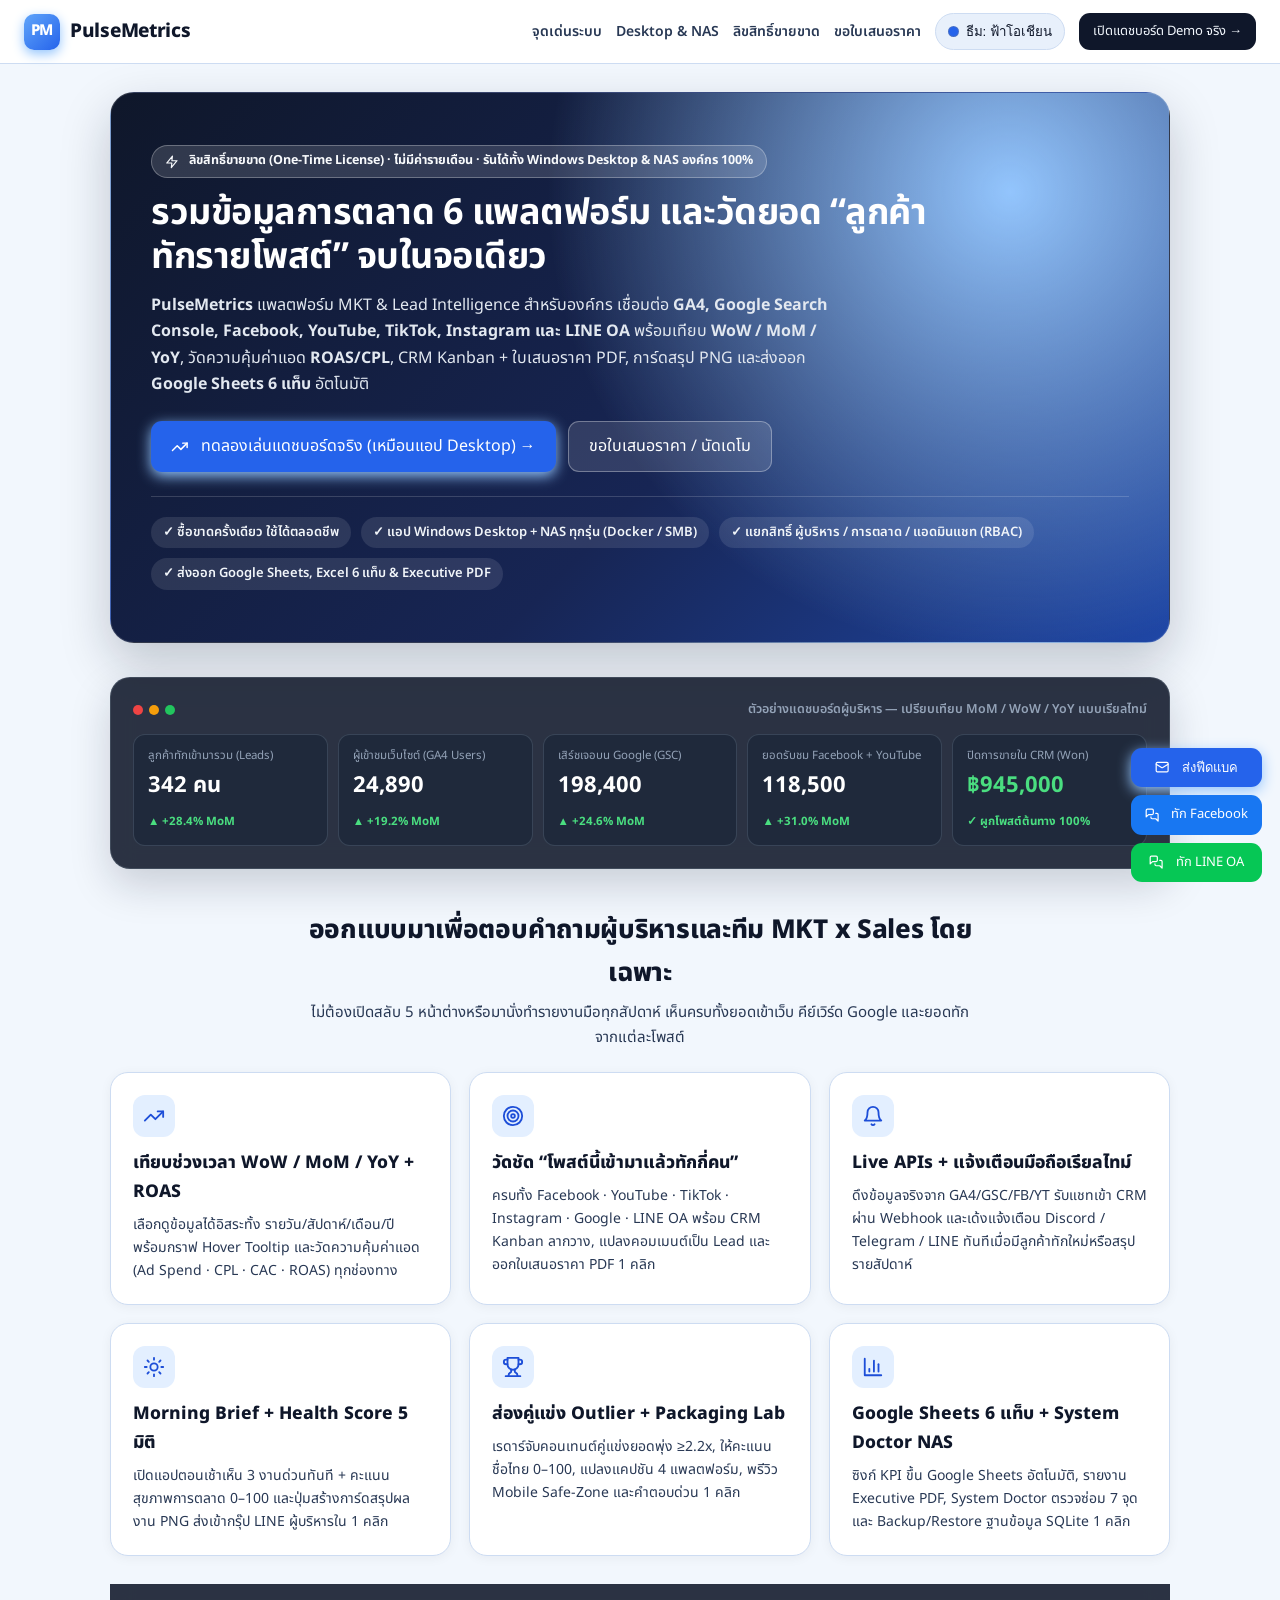
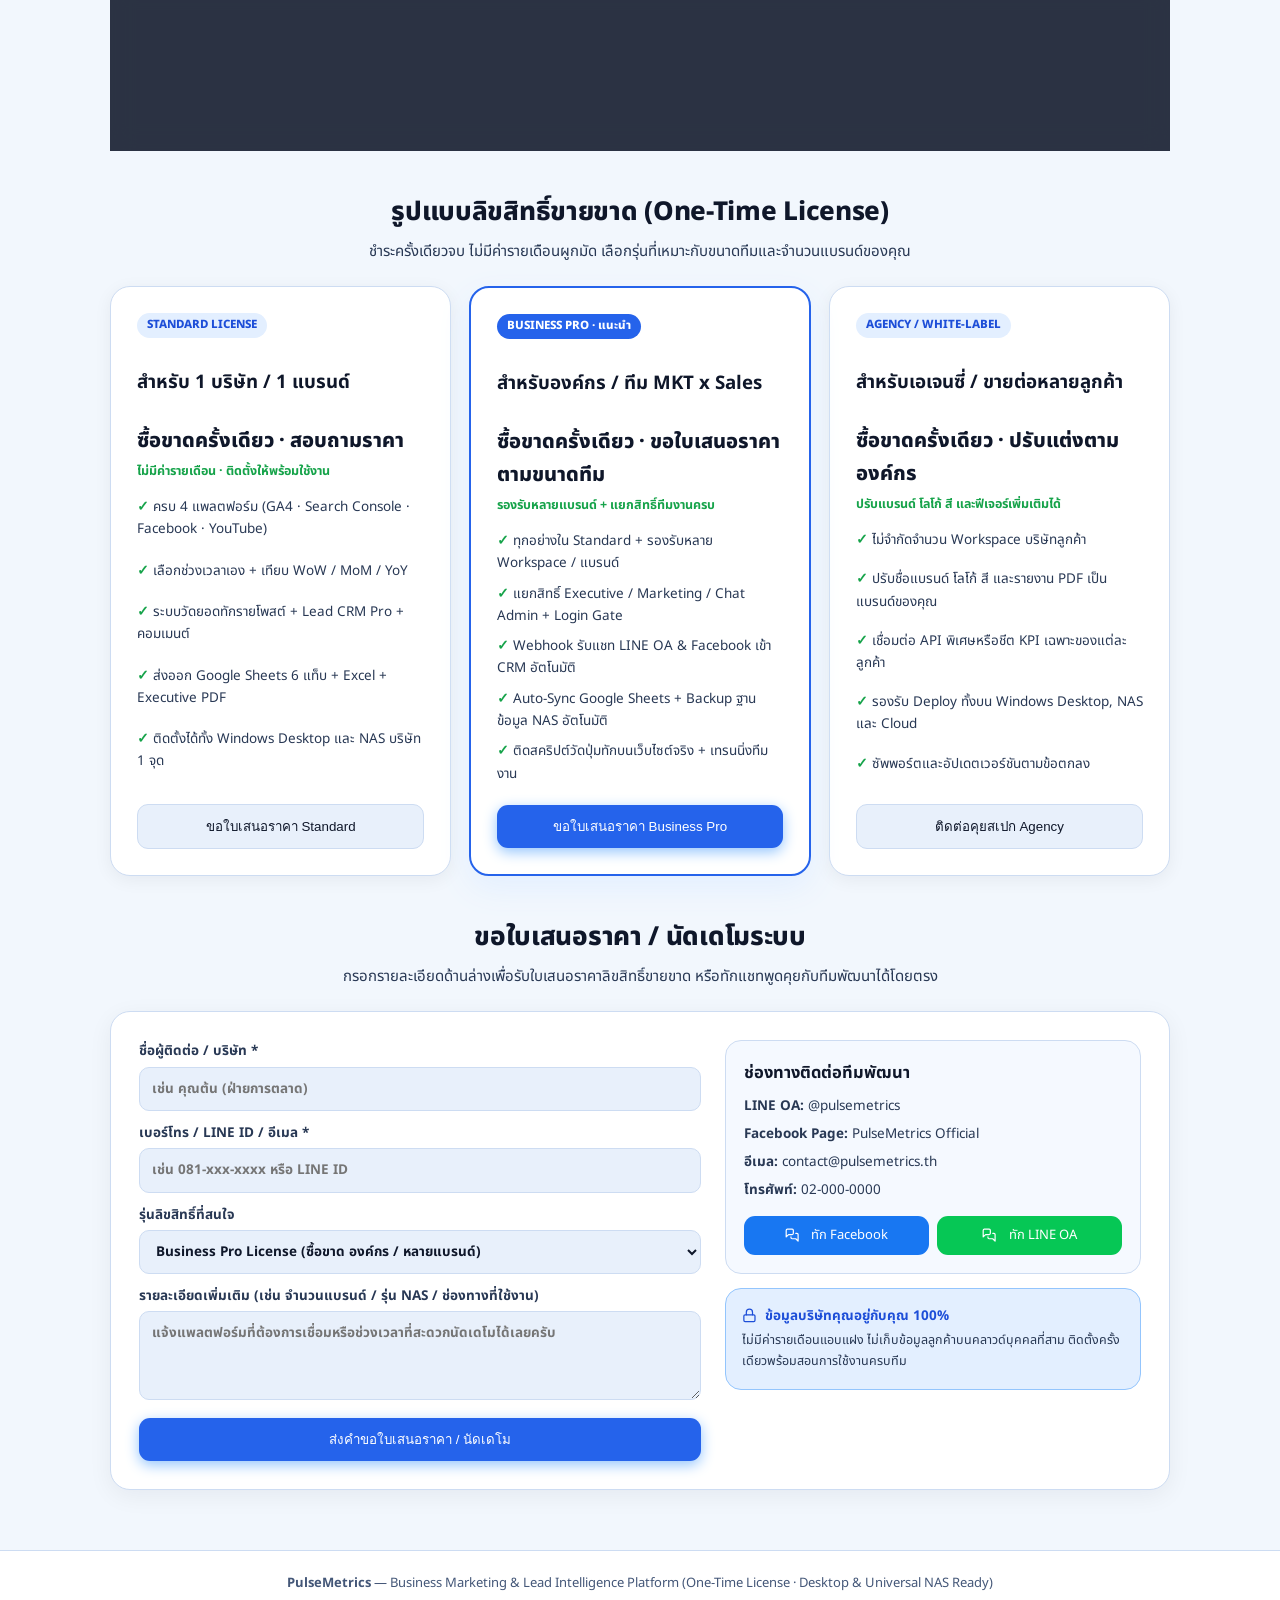
<file: index.html>
<!doctype html>
<html lang="th">
<head>
<meta charset="utf-8">
<meta name="viewport" content="width=device-width,initial-scale=1">
<title>PulseMetrics — ระบบแดชบอร์ดการตลาดและวัดยอดลูกค้าทักสำหรับองค์กร (ลิขสิทธิ์ขายขาด)</title>
<meta name="description" content="PulseMetrics แพลตฟอร์ม B2B Marketing & Lead Intelligence ลิขสิทธิ์ขายขาด รวม GA4, Google Search Console, Facebook Page, YouTube และ LINE OA ติดตั้งได้ทั้ง Windows Desktop และ NAS ทุกรุ่น">
<link href="https://fonts.googleapis.com/css2?family=IBM+Plex+Sans+Thai:wght@400;500;600;700&family=Inter:wght@500;600;700;800&family=Noto+Sans+Thai:wght@400;500;600;700;800&family=Prompt:wght@400;500;600;700&display=swap" rel="stylesheet">
<script src="./site-config.js"></script>
<script src="./theme_fx.js?v=342"></script>
<style>
:root{--font:"Noto Sans Thai","Inter","Segoe UI",sans-serif;--bg:#f2f7fd;--surf:#ffffff;--surf2:#e8f0fb;--surf3:#f5f9ff;--bd:#cddcf2;--tx:#0f172a;--tx2:#283854;--dim:#445778;--ac:#2563eb;--on-ac:#ffffff;--ac-ink:#1d4ed8;--ac-soft:#e3efff;--ac-bd:#93c5fd;--brand:#3b82f6;--brand-grad:linear-gradient(135deg,#60a5fa 0%,#2563eb 100%);--brand-tx:#ffffff}
*{box-sizing:border-box}
body{margin:0;font-family:var(--font);color:var(--tx);background:var(--bg);line-height:1.65;transition:background .2s,color .2s}
a{text-decoration:none}
.top{position:sticky;top:0;z-index:30;background:var(--surf);backdrop-filter:blur(14px);-webkit-backdrop-filter:blur(14px);border-bottom:1px solid var(--bd);padding:13px 24px;display:flex;align-items:center;justify-content:space-between;gap:14px;flex-wrap:wrap}
html[data-dark="1"] .top{background:rgba(15,18,28,.86)}
.brand{display:flex;align-items:center;gap:10px;font-weight:800;font-size:19px;color:var(--tx);letter-spacing:-.3px}
.logo{width:36px;height:36px;border-radius:10px;background:var(--brand-grad);color:var(--brand-tx);font-size:15px;font-weight:800;display:grid;place-items:center;box-shadow:0 4px 12px var(--ac-bd)}
.nav{display:flex;gap:14px;align-items:center;flex-wrap:wrap}
.nav a:not(.btn){color:var(--tx2);font-weight:600;font-size:14px} .nav a:not(.btn):hover{color:var(--ac-ink)}
.btn{display:inline-flex;align-items:center;justify-content:center;gap:8px;padding:11px 20px;border-radius:11px;border:0;font:700 14.5px inherit;cursor:pointer;transition:.15s}
.btn:hover{transform:translateY(-1px)}
.btn-p{background:var(--ac);color:var(--on-ac);box-shadow:0 4px 14px var(--ac-bd)}
.btn-d{background:var(--tx);color:var(--bg)}
html[data-dark="1"] .btn-d{background:var(--ac);color:var(--on-ac)}
.btn-o{background:rgba(255,255,255,.12);color:#fff;border:1px solid rgba(255,255,255,.32)}
.btn-l{background:var(--surf2);color:var(--tx);border:1px solid var(--bd)}
.btn-f{background:#1877f2;color:#fff} .btn-g{background:#06c755;color:#fff}
.wrap{max-width:1100px;margin:0 auto;padding:28px 20px 60px;position:relative;z-index:1}

.hero{background:radial-gradient(circle at 85% 18%,var(--ac-bd),transparent 46%),linear-gradient(135deg,#0f172a 0%,#172554 58%,var(--ac) 135%);color:#fff;border-radius:24px;padding:52px 40px;margin-bottom:34px;box-shadow:0 20px 50px rgba(15,23,42,.22);border:1px solid rgba(255,255,255,.14)}
html[data-anim="1"] .hero{background:linear-gradient(135deg,rgba(10,14,28,.82) 0%,rgba(15,23,42,.68) 65%,var(--ac-soft) 130%);backdrop-filter:blur(14px);-webkit-backdrop-filter:blur(14px);border:1px solid var(--ac-bd)}
.pill-hero{display:inline-flex;align-items:center;gap:6px;background:rgba(255,255,255,.14);border:1px solid rgba(255,255,255,.28);color:#f8fafc;font-size:12.5px;font-weight:700;padding:5px 13px;border-radius:999px;margin-bottom:14px}
.hero h1{margin:0 0 12px;font-size:36px;line-height:1.22;letter-spacing:-.5px;max-width:790px}
.hero p{color:#e2e8f0;font-size:16px;max-width:700px;margin:0 0 24px}
.hero-badges{display:flex;gap:10px;flex-wrap:wrap;margin-top:24px;padding-top:20px;border-top:1px solid rgba(255,255,255,.16);font-size:13px;color:#f1f5f9}
.hero-badges span{background:rgba(255,255,255,.10);padding:5px 12px;border-radius:999px;font-weight:600}
@media(max-width:720px){.hero{padding:32px 22px}.hero h1{font-size:26px}}

.mock{background:rgba(15,23,42,.88);backdrop-filter:blur(12px);border-radius:20px;padding:22px;color:#e2e8f0;margin-bottom:36px;border:1px solid rgba(148,163,184,.22);box-shadow:0 16px 40px rgba(15,23,42,.18)}
.mock-hd{display:flex;align-items:center;justify-content:space-between;gap:10px;margin-bottom:14px;flex-wrap:wrap}
.mock-dots{display:flex;gap:6px} .mock-dots i{width:10px;height:10px;border-radius:50%;display:block;background:#334155}
.mock-kpis{display:grid;grid-template-columns:repeat(auto-fit,minmax(175px,1fr));gap:10px}
.mock-k{background:rgba(30,41,59,.82);border:1px solid rgba(148,163,184,.22);border-radius:12px;padding:12px 14px}
.mock-k small{display:block;color:#94a3b8;font-size:11.5px}
.mock-k b{display:block;font-size:22px;color:#fff;margin:2px 0}
.mock-k span{font-size:11.5px;color:#4ade80;font-weight:700}

.sec-hd{text-align:center;max-width:680px;margin:40px auto 22px}
.sec-hd h2{margin:0 0 6px;font-size:26px;font-weight:800;letter-spacing:-.3px;color:var(--tx)}
.sec-hd p{margin:0;color:var(--tx2);font-size:15px}

.grid3{display:grid;grid-template-columns:repeat(auto-fit,minmax(290px,1fr));gap:18px;margin-bottom:28px}
.card{background:var(--surf);border:1px solid var(--bd);border-radius:18px;padding:22px;box-shadow:0 2px 12px rgba(15,23,42,.05);display:flex;flex-direction:column}
.card .ic{width:42px;height:42px;border-radius:12px;background:var(--ac-soft);color:var(--ac-ink);font-size:20px;display:grid;place-items:center;margin-bottom:12px}
.card h3{margin:0 0 6px;font-size:17.5px;font-weight:800;color:var(--tx)}
.card p{margin:0;color:var(--tx2);font-size:14px}

.lic-card{background:var(--surf);border:1px solid var(--bd);border-radius:20px;padding:26px;box-shadow:0 4px 18px rgba(15,23,42,.06);display:flex;flex-direction:column}
.lic-card.pop{border:2px solid var(--ac);box-shadow:0 12px 32px var(--ac-soft);position:relative}
.lic-tag{display:inline-block;font-size:11.5px;font-weight:800;padding:3px 10px;border-radius:999px;background:var(--ac-soft);color:var(--ac-ink);width:fit-content;margin-bottom:10px}
.lic-price{font-size:20px;font-weight:800;color:var(--tx);margin:8px 0 4px}
.lic-sub{font-size:12.5px;color:#16a34a;font-weight:700;margin-bottom:14px}
html[data-dark="1"] .lic-sub{color:#4ade80}
.lic-list{list-style:none;padding:0;margin:0 0 20px;display:grid;gap:8px;font-size:13.5px;color:var(--tx2);flex:1}
.lic-list li::before{content:"✓ ";color:#16a34a;font-weight:800}
html[data-dark="1"] .lic-list li::before{color:#4ade80}

.nas-band{background:rgba(15,23,42,.88);backdrop-filter:blur(12px);border:1px solid rgba(148,163,184,.2);color:#fff;border-radius:20px;padding:28px 32px;display:flex;align-items:center;justify-content:space-between;gap:20px;flex-wrap:wrap;margin:28px 0}
.nas-band h3{margin:0 0 6px;font-size:20px} .nas-band p{margin:0;color:#cbd5e1;font-size:14px;max-width:640px}

.form-box{background:var(--surf);border:1px solid var(--bd);border-radius:20px;padding:28px;display:grid;grid-template-columns:1.15fr .85fr;gap:24px;box-shadow:0 6px 24px rgba(15,23,42,.06)}
@media(max-width:800px){.form-box{grid-template-columns:1fr}}
.info-panel{background:var(--surf3);border:1px solid var(--bd);border-radius:16px;padding:18px;color:var(--tx)}
.info-panel .ct-list{font-size:13.5px;color:var(--tx2);display:grid;gap:6px}
.safe-panel{background:var(--ac-soft);border:1px solid var(--ac-bd);border-radius:16px;padding:16px;color:var(--tx)}
.safe-panel b{color:var(--ac-ink)}
.safe-panel div{color:var(--tx2)}
label{display:block;font-size:13.5px;font-weight:700;margin-bottom:11px;color:var(--tx2)}
input,textarea,select{width:100%;font:inherit;padding:10px 12px;border:1px solid var(--bd);border-radius:10px;margin-top:4px;background:var(--surf2);color:var(--tx)}
input:focus,textarea:focus,select:focus{outline:none;border-color:var(--ac);background:var(--surf)}

.result-box{display:none;background:rgba(22,163,74,.14);border:1px solid rgba(34,197,94,.45);color:var(--tx);border-radius:14px;padding:14px 16px;margin-top:12px;font-size:13.5px}
.foot{border-top:1px solid var(--bd);padding:22px 20px;text-align:center;color:var(--dim);font-size:13px;background:var(--surf);position:relative;z-index:1}
.float-chat{position:fixed;right:18px;bottom:18px;display:flex;flex-direction:column;gap:8px;z-index:40}
.toast{position:fixed;left:50%;bottom:24px;transform:translateX(-50%);background:#0f172a;color:#fff;padding:11px 18px;border-radius:12px;font-size:14px;font-weight:600;display:none;z-index:50;box-shadow:0 12px 30px rgba(0,0,0,.3)}
svg.ic-svg{width:1.1em;height:1.1em;vertical-align:-.18em;display:inline-block;flex:none;margin-right:4px}
.card .ic svg.ic-svg{width:22px;height:22px;margin:0}

/* 24-Theme Picker Button & Popover (Synced with PulseMetrics App & Mail) */
.sth-btn{display:inline-flex;align-items:center;gap:7px;padding:7px 12px;border-radius:999px;border:1px solid var(--bd);background:var(--surf2);color:var(--tx);font:700 12.5px inherit;cursor:pointer;transition:.15s}
.sth-btn:hover{border-color:var(--ac);background:var(--ac-soft);color:var(--ac-ink)}
.sth-dot{width:11px;height:11px;border-radius:50%;background:var(--ac);border:1.5px solid rgba(128,128,128,.35);flex:none}
#siteThPanel{position:fixed;top:66px;right:20px;z-index:85;width:min(380px,93vw);max-height:78vh;overflow-y:auto;background:var(--surf);backdrop-filter:blur(18px);-webkit-backdrop-filter:blur(18px);border:1px solid var(--bd);border-radius:16px;padding:14px 16px;box-shadow:0 18px 48px rgba(15,17,26,.28);display:none;color:var(--tx)}
#siteThPanel.open{display:block}
.sth-hd{display:flex;align-items:center;justify-content:space-between;gap:8px;margin-bottom:8px}
.sth-hd b{display:block;font-size:14.5px;color:var(--tx)} .sth-hd small{display:block;font-size:11px;color:var(--dim)}
.sth-rst{padding:3px 9px;border-radius:8px;border:1px solid var(--bd);background:var(--surf2);color:var(--tx2);font:600 11.5px inherit;cursor:pointer}
.sth-tabs{display:grid;grid-template-columns:repeat(3,minmax(0,1fr));gap:4px;padding:3px;border-radius:11px;background:var(--surf2);border:1px solid var(--bd);margin-bottom:10px}
.sth-tab{padding:6px 4px;border-radius:8px;border:0;background:transparent;color:var(--dim);font:700 11.5px/1.2 inherit;cursor:pointer;text-align:center}
.sth-tab.on{background:var(--surf);color:var(--ac-ink);box-shadow:0 1px 5px rgba(0,0,0,.12)}
.sth-grid{display:grid;grid-template-columns:minmax(0,1fr) minmax(0,1fr);gap:6px;margin-bottom:10px}
.sth-opt{display:flex;align-items:center;gap:7px;width:100%;min-width:0;padding:7px 8px;border-radius:11px;border:1px solid var(--bd);background:var(--surf3);color:var(--tx);text-align:left;font:600 12px/1.2 inherit;cursor:pointer}
.sth-opt.on{border-color:var(--ac);background:var(--ac-soft)}
.sth-opt .thsw{width:19px;height:19px;border-radius:50%;flex:none;border:1.5px solid rgba(128,128,128,.3)}
.sth-nm{min-width:0;flex:1;overflow:hidden;text-overflow:ellipsis;white-space:nowrap}
.sth-nm small{display:block;font-size:10px;font-weight:500;color:var(--dim);overflow:hidden;text-overflow:ellipsis;white-space:nowrap}
.sth-sec{font-size:11.5px;font-weight:700;color:var(--dim);margin:8px 0 5px}
.sth-dots{display:flex;align-items:center;gap:6px;flex-wrap:wrap}
.sth-cdot{width:22px;height:22px;padding:0;border-radius:50%;border:2px solid transparent;cursor:pointer}
.sth-cdot.on{border-color:var(--tx);transform:scale(1.12)}
#sth-col{width:28px;height:24px;padding:1px;border-radius:6px;margin:0;cursor:pointer}
.sth-segs{display:grid;grid-template-columns:minmax(0,1fr) minmax(0,1fr);gap:6px;margin-bottom:8px}
.sth-seg{padding:7px 8px;border-radius:9px;border:1px solid var(--bd);background:var(--surf3);color:var(--tx2);font:600 12px inherit;cursor:pointer;text-align:center}
.sth-seg.on{background:var(--ac-soft);border-color:var(--ac);color:var(--ac-ink)}
.sth-note{font-size:12px;color:var(--dim);background:var(--surf2);border:1px solid var(--bd);border-radius:10px;padding:9px 11px;margin-top:6px}
.sth-ft{display:flex;gap:7px;margin-top:10px;padding-top:10px;border-top:1px solid var(--bd)}
.sth-q{flex:1;padding:7px 9px;border-radius:10px;border:1px solid var(--bd);background:var(--surf2);color:var(--tx);font:600 12px inherit;cursor:pointer}
.sth-q:hover{border-color:var(--ac-bd);color:var(--ac-ink)}
#fbModal .fb-card{width:min(490px,95vw);background:var(--surf);color:var(--tx);border:1px solid var(--bd);border-radius:18px;padding:22px 24px;box-shadow:0 24px 60px rgba(0,0,0,.35)}
</style>
<script src="./icons.js"></script>
</head>
<body>
<canvas id="mailThemeFx" aria-hidden="true"></canvas>
<header class="top">
  <a class="brand" id="topBrand" href="#top"><span class="logo">PM</span> PulseMetrics</a>
  <nav class="nav">
    <a href="#features">จุดเด่นระบบ</a>
    <a href="#nas">Desktop &amp; NAS</a>
    <a href="#license">ลิขสิทธิ์ขายขาด</a>
    <a href="#contact">ขอใบเสนอราคา</a>
    <button type="button" class="sth-btn" id="siteThBtn" title="เปลี่ยนธีม 24 แบบ (รวม 10 ธีมอนิเมชั่น)"><span class="sth-dot"></span><span class="sth-lbl">ธีม: 24 แบบ</span></button>
    <a class="btn btn-d" id="navDemoBtn" style="padding:8px 14px;font-size:13px" href="./demo/">เปิดแดชบอร์ด Demo จริง →</a>
  </nav>
</header>
<div id="siteThPanel"></div>

<div class="wrap" id="top">
  <section class="hero">
    <div class="pill-hero"><i data-ic="zap"></i> ลิขสิทธิ์ขายขาด (One-Time License) · ไม่มีค่ารายเดือน · รันได้ทั้ง Windows Desktop &amp; NAS องค์กร 100%</div>
    <h1>รวมข้อมูลการตลาด 6 แพลตฟอร์ม และวัดยอด “ลูกค้าทักรายโพสต์” จบในจอเดียว</h1>
    <p><b id="heroBrand">PulseMetrics v3.1</b> แพลตฟอร์ม MKT &amp; Lead Intelligence สำหรับองค์กร เชื่อมต่อ <b>GA4, Google Search Console, Facebook, YouTube, TikTok, Instagram และ LINE OA</b> พร้อมเทียบ <b>WoW / MoM / YoY</b>, วัดความคุ้มค่าแอด <b>ROAS/CPL</b>, CRM Kanban + ใบเสนอราคา PDF, การ์ดสรุป PNG และส่งออก <b>Google Sheets 6 แท็บ</b> อัตโนมัติ</p>
    <div style="display:flex;gap:12px;flex-wrap:wrap">
      <a class="btn btn-p" id="heroDemoBtn" href="./demo/"><i data-ic="trend"></i> ทดลองเล่นแดชบอร์ดจริง (เหมือนแอป Desktop) →</a>
      <a class="btn btn-o" href="#contact">ขอใบเสนอราคา / นัดเดโม</a>
    </div>
    <div class="hero-badges">
      <span>✓ ซื้อขาดครั้งเดียว ใช้ได้ตลอดชีพ</span>
      <span>✓ แอป Windows Desktop + NAS ทุกรุ่น (Docker / SMB)</span>
      <span>✓ แยกสิทธิ์ ผู้บริหาร / การตลาด / แอดมินแชท (RBAC)</span>
      <span>✓ ส่งออก Google Sheets, Excel 6 แท็บ &amp; Executive PDF</span>
    </div>
  </section>

  <section class="mock">
    <div class="mock-hd">
      <div class="mock-dots"><i style="background:#ef4444"></i><i style="background:#f59e0b"></i><i style="background:#22c55e"></i></div>
      <div style="font-size:12.5px;color:#94a3b8;font-weight:600">ตัวอย่างแดชบอร์ดผู้บริหาร — เปรียบเทียบ MoM / WoW / YoY แบบเรียลไทม์</div>
    </div>
    <div class="mock-kpis">
      <div class="mock-k"><small>ลูกค้าทักเข้ามารวม (Leads)</small><b>342 คน</b><span>▲ +28.4% MoM</span></div>
      <div class="mock-k"><small>ผู้เข้าชมเว็บไซต์ (GA4 Users)</small><b>24,890</b><span>▲ +19.2% MoM</span></div>
      <div class="mock-k"><small>เสิร์ชเจอบน Google (GSC)</small><b>198,400</b><span>▲ +24.6% MoM</span></div>
      <div class="mock-k"><small>ยอดรับชม Facebook + YouTube</small><b>118,500</b><span>▲ +31.0% MoM</span></div>
      <div class="mock-k"><small>ปิดการขายใน CRM (Won)</small><b style="color:#4ade80">฿945,000</b><span>✓ ผูกโพสต์ต้นทาง 100%</span></div>
    </div>
  </section>

  <div class="sec-hd" id="features">
    <h2>ออกแบบมาเพื่อตอบคำถามผู้บริหารและทีม MKT x Sales โดยเฉพาะ</h2>
    <p>ไม่ต้องเปิดสลับ 5 หน้าต่างหรือมานั่งทำรายงานมือทุกสัปดาห์ เห็นครบทั้งยอดเข้าเว็บ คีย์เวิร์ด Google และยอดทักจากแต่ละโพสต์</p>
  </div>
  <div class="grid3">
    <div class="card"><div class="ic"><i data-ic="trend"></i></div><h3>เทียบช่วงเวลา WoW / MoM / YoY + ROAS</h3><p>เลือกดูข้อมูลได้อิสระทั้ง รายวัน/สัปดาห์/เดือน/ปี พร้อมกราฟ Hover Tooltip และวัดความคุ้มค่าแอด (Ad Spend · CPL · CAC · ROAS) ทุกช่องทาง</p></div>
    <div class="card"><div class="ic"><i data-ic="target"></i></div><h3>วัดชัด “โพสต์นี้เข้ามาแล้วทักกี่คน”</h3><p>ครบทั้ง Facebook · YouTube · TikTok · Instagram · Google · LINE OA พร้อม CRM Kanban ลากวาง, แปลงคอมเมนต์เป็น Lead และออกใบเสนอราคา PDF 1 คลิก</p></div>
    <div class="card"><div class="ic"><i data-ic="bell"></i></div><h3>Live APIs + แจ้งเตือนมือถือเรียลไทม์</h3><p>ดึงข้อมูลจริงจาก GA4/GSC/FB/YT รับแชทเข้า CRM ผ่าน Webhook และเด้งแจ้งเตือน Discord / Telegram / LINE ทันทีเมื่อมีลูกค้าทักใหม่หรือสรุปรายสัปดาห์</p></div>
    <div class="card"><div class="ic"><i data-ic="sun"></i></div><h3>Morning Brief + Health Score 5 มิติ</h3><p>เปิดแอปตอนเช้าเห็น 3 งานด่วนทันที + คะแนนสุขภาพการตลาด 0–100 และปุ่มสร้างการ์ดสรุปผลงาน PNG ส่งเข้ากรุ๊ป LINE ผู้บริหารใน 1 คลิก</p></div>
    <div class="card"><div class="ic"><i data-ic="trophy"></i></div><h3>ส่องคู่แข่ง Outlier + Packaging Lab</h3><p>เรดาร์จับคอนเทนต์คู่แข่งยอดพุ่ง ≥2.2x, ให้คะแนนชื่อไทย 0–100, แปลงแคปชัน 4 แพลตฟอร์ม, พรีวิว Mobile Safe-Zone และคำตอบด่วน 1 คลิก</p></div>
    <div class="card"><div class="ic"><i data-ic="chart"></i></div><h3>Google Sheets 6 แท็บ + System Doctor NAS</h3><p>ซิงก์ KPI ขึ้น Google Sheets อัตโนมัติ, รายงาน Executive PDF, System Doctor ตรวจซ่อม 7 จุด และ Backup/Restore ฐานข้อมูล SQLite 1 คลิก</p></div>
  </div>

  <section class="nas-band" id="nas">
    <div>
      <h3><i data-ic="server"></i> ใช้งานได้ทั้ง Windows Desktop App และ NAS องค์กรทุกรุ่น — ข้อมูลปลอดภัย 100%</h3>
      <p>ติดตั้งเป็นแอป Desktop บน Windows (เปิดดับเบิลคลิกจากหน้าจอไม่มีจอดำ Console) หรือรันบน NAS ที่มี Docker (Synology, QNAP, TrueNAS, UGREEN, Asustor) และ NAS แบบแชร์โฟลเดอร์ (SMB) ทีมงานเปิดใช้งานพร้อมกันได้ทั้งคอมและมือถือในออฟฟิศ โดยข้อมูลลูกค้าอยู่กับบริษัท 100%</p>
    </div>
    <a class="btn btn-p" href="#contact" onclick="pickEdition('สอบถามการติดตั้งบน Windows Desktop / NAS องค์กร')">ปรึกษาการติดตั้ง</a>
  </section>

  <div class="sec-hd" id="license">
    <h2>รูปแบบลิขสิทธิ์ขายขาด (One-Time License)</h2>
    <p>ชำระครั้งเดียวจบ ไม่มีค่ารายเดือนผูกมัด เลือกรุ่นที่เหมาะกับขนาดทีมและจำนวนแบรนด์ของคุณ</p>
  </div>
  <div class="grid3">
    <div class="lic-card">
      <span class="lic-tag">STANDARD LICENSE</span>
      <h3>สำหรับ 1 บริษัท / 1 แบรนด์</h3>
      <div class="lic-price">ซื้อขาดครั้งเดียว · สอบถามราคา</div>
      <div class="lic-sub">ไม่มีค่ารายเดือน · ติดตั้งให้พร้อมใช้งาน</div>
      <ul class="lic-list">
        <li>ครบ 4 แพลตฟอร์ม (GA4 · Search Console · Facebook · YouTube)</li>
        <li>เลือกช่วงเวลาเอง + เทียบ WoW / MoM / YoY</li>
        <li>ระบบวัดยอดทักรายโพสต์ + Lead CRM Pro + คอมเมนต์</li>
        <li>ส่งออก Google Sheets 6 แท็บ + Excel + Executive PDF</li>
        <li>ติดตั้งได้ทั้ง Windows Desktop และ NAS บริษัท 1 จุด</li>
      </ul>
      <button class="btn btn-l" style="width:100%" onclick="pickEdition('Standard License (ซื้อขาด 1 บริษัท)')">ขอใบเสนอราคา Standard</button>
    </div>

    <div class="lic-card pop">
      <span class="lic-tag" style="background:var(--ac);color:#fff">BUSINESS PRO · แนะนำ</span>
      <h3>สำหรับองค์กร / ทีม MKT x Sales</h3>
      <div class="lic-price">ซื้อขาดครั้งเดียว · ขอใบเสนอราคาตามขนาดทีม</div>
      <div class="lic-sub">รองรับหลายแบรนด์ + แยกสิทธิ์ทีมงานครบ</div>
      <ul class="lic-list">
        <li>ทุกอย่างใน Standard + รองรับหลาย Workspace / แบรนด์</li>
        <li>แยกสิทธิ์ Executive / Marketing / Chat Admin + Login Gate</li>
        <li>Webhook รับแชท LINE OA &amp; Facebook เข้า CRM อัตโนมัติ</li>
        <li>Auto-Sync Google Sheets + Backup ฐานข้อมูล NAS อัตโนมัติ</li>
        <li>ติดสคริปต์วัดปุ่มทักบนเว็บไซต์จริง + เทรนนิ่งทีมงาน</li>
      </ul>
      <button class="btn btn-p" style="width:100%" onclick="pickEdition('Business Pro License (ซื้อขาด องค์กร / หลายแบรนด์)')">ขอใบเสนอราคา Business Pro</button>
    </div>

    <div class="lic-card">
      <span class="lic-tag">AGENCY / WHITE-LABEL</span>
      <h3>สำหรับเอเจนซี่ / ขายต่อหลายลูกค้า</h3>
      <div class="lic-price">ซื้อขาดครั้งเดียว · ปรับแต่งตามองค์กร</div>
      <div class="lic-sub">ปรับแบรนด์ โลโก้ สี และฟีเจอร์เพิ่มเติมได้</div>
      <ul class="lic-list">
        <li>ไม่จำกัดจำนวน Workspace บริษัทลูกค้า</li>
        <li>ปรับชื่อแบรนด์ โลโก้ สี และรายงาน PDF เป็นแบรนด์ของคุณ</li>
        <li>เชื่อมต่อ API พิเศษหรือชีต KPI เฉพาะของแต่ละลูกค้า</li>
        <li>รองรับ Deploy ทั้งบน Windows Desktop, NAS และ Cloud</li>
        <li>ซัพพอร์ตและอัปเดตเวอร์ชันตามข้อตกลง</li>
      </ul>
      <button class="btn btn-l" style="width:100%" onclick="pickEdition('Agency / White-Label License (ซื้อขาด)')">ติดต่อคุยสเปก Agency</button>
    </div>
  </div>

  <div class="sec-hd" id="contact">
    <h2>ขอใบเสนอราคา / นัดเดโมระบบ</h2>
    <p>กรอกรายละเอียดด้านล่างเพื่อรับใบเสนอราคาลิขสิทธิ์ขายขาด หรือทักแชทพูดคุยกับทีมพัฒนาได้โดยตรง</p>
  </div>
  <div class="form-box">
    <div>
      <label>ชื่อผู้ติดต่อ / บริษัท *<input id="cName" placeholder="เช่น คุณต้น (ฝ่ายการตลาด)"></label>
      <label>เบอร์โทร / LINE ID / อีเมล *<input id="cContact" placeholder="เช่น 081-xxx-xxxx หรือ LINE ID"></label>
      <label>รุ่นลิขสิทธิ์ที่สนใจ
        <select id="cEdition">
          <option value="Standard License (ซื้อขาด 1 บริษัท)">Standard License (ซื้อขาด 1 บริษัท)</option>
          <option value="Business Pro License (ซื้อขาด องค์กร / หลายแบรนด์)" selected>Business Pro License (ซื้อขาด องค์กร / หลายแบรนด์)</option>
          <option value="Agency / White-Label License (ซื้อขาด)">Agency / White-Label License (ซื้อขาด)</option>
          <option value="สอบถามการติดตั้งบน Windows Desktop / NAS องค์กร">สอบถามการติดตั้งบน Windows Desktop / NAS องค์กร</option>
        </select>
      </label>
      <label>รายละเอียดเพิ่มเติม (เช่น จำนวนแบรนด์ / รุ่น NAS / ช่องทางที่ใช้งาน)<textarea id="cMsg" rows="3" placeholder="แจ้งแพลตฟอร์มที่ต้องการเชื่อมหรือช่วงเวลาที่สะดวกนัดเดโมได้เลยครับ"></textarea></label>
      <button class="btn btn-p" id="cBtn" style="width:100%" onclick="submitLead()">ส่งคำขอใบเสนอราคา / นัดเดโม</button>
      <div class="result-box" id="resBox"></div>
    </div>
    <div style="display:flex;flex-direction:column;gap:14px">
      <div class="info-panel">
        <h3 style="margin:0 0 8px;font-size:16.5px">ช่องทางติดต่อทีมพัฒนา</h3>
        <div class="ct-list">
          <div><b>LINE OA:</b> <span id="ctLine">@pulsemetrics</span></div>
          <div><b>Facebook Page:</b> <span id="ctFb">PulseMetrics Official</span></div>
          <div><b>อีเมล:</b> <span id="ctEmail">contact@pulsemetrics.th</span></div>
          <div><b>โทรศัพท์:</b> <span id="ctPhone">02-000-0000</span></div>
        </div>
        <div style="display:flex;gap:8px;margin-top:14px;flex-wrap:wrap">
          <a class="btn btn-f" id="btnFb" style="flex:1;padding:9px 12px;font-size:13px" href="https://www.facebook.com/" target="_blank"><i data-ic="chats"></i> ทัก Facebook</a>
          <a class="btn btn-g" id="btnLine" style="flex:1;padding:9px 12px;font-size:13px" href="https://line.me/" target="_blank"><i data-ic="chats"></i> ทัก LINE OA</a>
        </div>
      </div>

      <div class="safe-panel">
        <b style="font-size:13.5px;display:block;margin-bottom:4px"><i data-ic="lock"></i> ข้อมูลบริษัทคุณอยู่กับคุณ 100%</b>
        <div style="font-size:12.5px">ไม่มีค่ารายเดือนแอบแฝง ไม่เก็บข้อมูลลูกค้าบนคลาวด์บุคคลที่สาม ติดตั้งครั้งเดียวพร้อมสอนการใช้งานครบทีม</div>
      </div>
    </div>
  </div>
</div>

<footer class="foot" id="footTxt">
  <b>PulseMetrics</b> — Business Marketing &amp; Lead Intelligence Platform (One-Time License · Desktop &amp; Universal NAS Ready)
</footer>

<div class="float-chat">
  <button class="btn btn-p" style="padding:9px 14px;font-size:13px" onclick="openWebFb()"><i data-ic="mail"></i> ส่งฟีดแบค</button>
  <a class="btn btn-f" id="flFb" style="padding:9px 14px;font-size:13px" href="https://www.facebook.com/" target="_blank"><i data-ic="chats"></i> ทัก Facebook</a>
  <a class="btn btn-g" id="flLine" style="padding:9px 14px;font-size:13px" href="https://line.me/" target="_blank"><i data-ic="chats"></i> ทัก LINE OA</a>
</div>
<div id="fbModal" style="position:fixed;inset:0;background:rgba(15,23,42,.58);display:none;place-items:center;padding:18px;z-index:60" onclick="if(event.target===this)this.style.display='none'">
  <div class="fb-card">
    <div style="display:flex;justify-content:space-between;align-items:center;margin-bottom:8px">
      <b style="font-size:17px"><i data-ic="mail"></i> ส่งฟีดแบค / แนะนำจุดปรับปรุง</b>
      <button class="btn btn-l" style="padding:5px 11px;font-size:12px" onclick="document.getElementById('fbModal').style.display='none'">ปิด</button>
    </div>
    <p style="margin:0 0 12px;color:var(--tx2);font-size:13px">ลองดูหน้าเว็บแล้วชอบตรงไหน หรืออยากให้ปรับปรุงอะไร พิมพ์ส่งให้ทีมพัฒนาได้เลยครับ!</p>
    <label>ชื่อเล่น / ชื่อผู้ส่ง (ไม่บังคับ)<input id="wfName" placeholder="เช่น เพื่อน / บีม"></label>
    <label>หมวดหมู่<select id="wfCat"><option value="ux"> ดีไซน์ / ความน่าใช้</option><option value="feature"> ฟีเจอร์ที่อยากให้เพิ่ม</option><option value="bug"> แจ้งบั๊ก</option><option value="pricing"> ราคา / ลิขสิทธิ์</option></select></label>
    <label>คะแนนความชอบ<select id="wfRat"><option value="5"> (5/5 ดีมาก)</option><option value="4"> (4/5 ดี)</option><option value="3"> (3/5 พอใช้)</option><option value="2"> (2/5 ควรปรับ)</option><option value="1"> (1/5 ต้องแก้ด่วน)</option></select></label>
    <label>ข้อความฟีดแบค *<textarea id="wfMsg" rows="3" placeholder="พิมพ์ข้อเสนอแนะได้เลยครับ…"></textarea></label>
    <button class="btn btn-p" id="wfBtn" style="width:100%" onclick="sendWebFb()">ส่งฟีดแบค</button>
    <div class="result-box" id="wfRes"></div>
  </div>
</div>
<div class="toast" id="tst"></div>

<script>
const CFG = Object.assign({
  brandName: 'PulseMetrics', brandLogo: 'PM', accentColor: '#2563eb',
  lineId: '@pulsemetrics', lineUrl: 'https://line.me/', fbName: 'PulseMetrics Official',
  fbUrl: 'https://www.facebook.com/', email: 'contact@pulsemetrics.th', phone: '02-000-0000',
  apiBase: '', workspaceId: 1
}, window.PM_SITE_CONFIG || {});

const qs = new URLSearchParams(location.search);
const utm = {
  utm_source: qs.get('utm_source') || '',
  utm_medium: qs.get('utm_medium') || '',
  utm_campaign: qs.get('utm_campaign') || '',
};

(function applyConfig() {
  if (window.PM_THEME_FX && typeof window.PM_THEME_FX.mountSitePicker === 'function') {
    window.PM_THEME_FX.mountSitePicker({defaultTheme: 'ocean'});
  } else if (CFG.accentColor) {
    document.documentElement.style.setProperty('--ac', CFG.accentColor);
  }
  document.title = CFG.brandName + ' — ระบบแดชบอร์ดการตลาดและวัดยอดลูกค้าทักสำหรับองค์กร (ลิขสิทธิ์ขายขาด)';
  document.getElementById('topBrand').innerHTML = `<span class="logo">${CFG.brandLogo}</span> ${CFG.brandName}`;
  document.getElementById('heroBrand').textContent = CFG.brandName;
  document.getElementById('ctLine').textContent = CFG.lineId;
  document.getElementById('ctFb').textContent = CFG.fbName;
  document.getElementById('ctEmail').textContent = CFG.email;
  document.getElementById('ctPhone').textContent = CFG.phone;
  document.getElementById('btnLine').href = CFG.lineUrl;
  document.getElementById('flLine').href = CFG.lineUrl;
  document.getElementById('btnFb').href = CFG.fbUrl;
  document.getElementById('flFb').href = CFG.fbUrl;
  document.getElementById('footTxt').innerHTML = `<b>${CFG.brandName}</b> — ${CFG.brandTagline || 'Business Marketing & Lead Intelligence Platform'} (One-Time License · Desktop &amp; Universal NAS Ready)`;

  if (CFG.apiBase) {
    const base = CFG.apiBase.replace(/\/+$/, '');
    document.getElementById('navDemoBtn').href = base + '/';
    document.getElementById('navDemoBtn').textContent = 'เปิดแดชบอร์ด Demo →';
    document.getElementById('heroDemoBtn').href = base + '/';
    document.getElementById('heroDemoBtn').textContent = 'ทดลองเล่นแดชบอร์ดจริง (Live Demo) →';
    fetch(base + '/api/track', {
      method: 'POST', headers: { 'Content-Type': 'application/json' }, keepalive: true,
      body: JSON.stringify({
        workspace_id: CFG.workspaceId || 1, event_type: 'pageview', path: location.pathname,
        title: document.title, utm_source: utm.utm_source, utm_medium: utm.utm_medium,
        utm_campaign: utm.utm_campaign, tracking_code: utm.utm_campaign, referrer: document.referrer || ''
      })
    }).catch(() => {});
  }
})();

function showT(m) {
  const t = document.getElementById('tst');
  t.textContent = m; t.style.display = 'block';
  setTimeout(() => t.style.display = 'none', 3600);
}

function pickEdition(ed) {
  const sel = document.getElementById('cEdition');
  for (const o of sel.options) { if (o.value === ed) { sel.value = ed; break; } }
  document.getElementById('cMsg').value = 'สนใจ ' + ed + ' ขอใบเสนอราคาและรายละเอียดการติดตั้งครับ';
  document.getElementById('contact').scrollIntoView({ behavior: 'smooth' });
}

async function submitLead() {
  const name = document.getElementById('cName').value.trim();
  const contact = document.getElementById('cContact').value.trim();
  const ed = document.getElementById('cEdition').value;
  const msg = document.getElementById('cMsg').value.trim();
  if (!name || !contact) { showT('กรุณากรอกชื่อและช่องทางติดต่อก่อนครับ'); return; }

  const summary = `ขอใบเสนอราคา ${CFG.brandName}\nผู้ติดต่อ: ${name}\nช่องทางติดต่อ: ${contact}\nรุ่นที่สนใจ: ${ed}\nรายละเอียด: ${msg || '-'}${utm.utm_campaign ? '\nรหัสอ้างอิง: ' + utm.utm_campaign : ''}`;
  const b = document.getElementById('cBtn');
  b.disabled = true; b.textContent = 'กำลังส่งข้อมูล…';

  let sentToApi = false;
  if (CFG.apiBase) {
    try {
      const r = await fetch(CFG.apiBase.replace(/\/+$/, '') + '/api/track', {
        method: 'POST', headers: { 'Content-Type': 'application/json' },
        body: JSON.stringify({
          workspace_id: CFG.workspaceId || 1, event_type: 'form_submit', path: '/contact',
          utm_source: utm.utm_source, utm_medium: utm.utm_medium, utm_campaign: utm.utm_campaign,
          tracking_code: utm.utm_campaign,
          meta: { name, contact, message: `[${ed}] ${msg || 'ขอใบเสนอราคาลิขสิทธิ์ขายขาด'}` }
        })
      }).then(x => x.json());
      sentToApi = !!(r && r.ok);
    } catch (e) {}
  }

  b.disabled = false; b.textContent = 'ส่งคำขอใบเสนอราคา / นัดเดโม';
  const box = document.getElementById('resBox');
  const mailHref = `mailto:${encodeURIComponent(CFG.email)}?subject=${encodeURIComponent('ขอใบเสนอราคา ' + CFG.brandName + ' — ' + name)}&body=${encodeURIComponent(summary)}`;
  box.style.display = 'block';
  box.innerHTML = sentToApi
    ? `<b>✓ ส่งคำขอใบเสนอราคาเข้าสู่ระบบ ${CFG.brandName} CRM เรียบร้อยแล้ว!</b><div style="margin-top:6px">ทีมงานจะติดต่อกลับทาง <b>${contact}</b> โดยเร็วที่สุด หรือทักด่วนทาง LINE ได้ทันที</div>`
    : `<b>✓ เตรียมข้อความขอใบเสนอราคาเรียบร้อยแล้ว!</b>
       <div style="margin:6px 0 10px">กดปุ่มด้านล่างเพื่อส่งให้ทีมงานทางอีเมล หรือคัดลอกข้อความส่งเข้า LINE OA (${CFG.lineId}) ได้เลยครับ</div>
       <div style="display:flex;gap:8px;flex-wrap:wrap">
         <a class="btn btn-p" style="padding:8px 14px;font-size:13px" href="${mailHref}"> ส่งทางอีเมลทันที</a>
         <button class="btn btn-l" style="padding:8px 14px;font-size:13px" onclick="navigator.clipboard.writeText(${JSON.stringify(summary)});showT('คัดลอกข้อความแล้ว นำไปวางใน LINE ได้เลย ✓')"> คัดลอกข้อความ</button>
         <a class="btn btn-g" style="padding:8px 14px;font-size:13px" href="${CFG.lineUrl}" target="_blank"> เปิด LINE OA</a>
       </div>`;
  showT(sentToApi ? 'ส่งคำขอใบเสนอราคาเข้า CRM แล้ว ✓' : 'สร้างสรุปคำขอใบเสนอราคาแล้ว ✓');
  if (sentToApi) {
    document.getElementById('cName').value = '';
    document.getElementById('cContact').value = '';
    document.getElementById('cMsg').value = '';
  }
}

function openWebFb() {
  document.getElementById('wfRes').style.display = 'none';
  document.getElementById('fbModal').style.display = 'grid';
}

async function sendWebFb() {
  const msg = document.getElementById('wfMsg').value.trim();
  if (!msg) { showT('กรุณาพิมพ์ข้อความฟีดแบคก่อนส่งครับ'); return; }
  const name = document.getElementById('wfName').value.trim() || 'เพื่อน (จากหน้าเว็บ)';
  const cat = document.getElementById('wfCat').value;
  const rat = Number(document.getElementById('wfRat').value) || 5;
  const b = document.getElementById('wfBtn');
  b.disabled = true; b.textContent = 'กำลังส่งฟีดแบค…';

  let sentDirect = false;
  const targetUrl = CFG.apiBase ? (CFG.apiBase.replace(/\/+$/, '') + '/api/feedback') : (CFG.feedbackEndpoint || '');
  if (targetUrl) {
    try {
      const r = await fetch(targetUrl, {
        method: 'POST', headers: { 'Content-Type': 'application/json' },
        body: JSON.stringify({
          workspace_id: CFG.workspaceId || 1, source: 'site_web', sender_name: name,
          category: cat, rating: rat, page_ref: location.href, message: msg
        })
      }).then(x => x.json());
      sentDirect = !!(r && (r.ok || r.id));
    } catch (e) {}
  }

  b.disabled = false; b.textContent = 'ส่งฟีดแบค';
  const box = document.getElementById('wfRes');
  box.style.display = 'block';
  if (sentDirect) {
    document.getElementById('wfMsg').value = '';
    box.innerHTML = '<b>✓ ส่งฟีดแบคเด้งเข้าแอป PulseMetrics เรียบร้อยแล้ว!</b> ขอบคุณมากครับ';
    showT('ส่งฟีดแบคเข้าแอปแล้ว ✓');
    return;
  }

  const fbText = `[ฟีดแบค ${CFG.brandName}] ${rat}/5 ดาว (${cat})\nผู้ส่ง: ${name}\nหน้า: ${location.href}\nข้อความ: ${msg}`;
  const ghRepo = CFG.feedbackGithubRepo || 'mailzabaja55-tech/PulseMetrics-site';
  const ghHref = `https://github.com/${ghRepo}/issues/new?title=${encodeURIComponent('[Feedback] ' + name + ' (' + rat + '/5)')}&body=${encodeURIComponent(fbText)}`;
  box.innerHTML = `<b>✓ เตรียมฟีดแบคเรียบร้อยแล้ว!</b>
    <div style="margin:6px 0 10px">กดส่งเข้ากล่องฟีดแบคของแอป (ผ่าน GitHub) หรือคัดลอกส่งทาง LINE ได้ทันทีครับ:</div>
    <div style="display:flex;gap:8px;flex-wrap:wrap">
      <a class="btn btn-p" style="padding:8px 13px;font-size:12.5px" href="${ghHref}" target="_blank"> ส่งเข้ากล่องฟีดแบคแอป</a>
      <button class="btn btn-l" style="padding:8px 13px;font-size:12.5px" onclick="navigator.clipboard.writeText(${JSON.stringify(fbText)});showT('คัดลอกฟีดแบคแล้ว วางส่งให้เพื่อนได้เลย ✓')"> คัดลอกข้อความ</button>
      <a class="btn btn-g" style="padding:8px 13px;font-size:12.5px" href="${CFG.lineUrl}" target="_blank"> ส่งทาง LINE</a>
    </div>`;
  showT('เตรียมข้อความฟีดแบคแล้ว ✓');
}
</script>
</body>
</html>
</file>
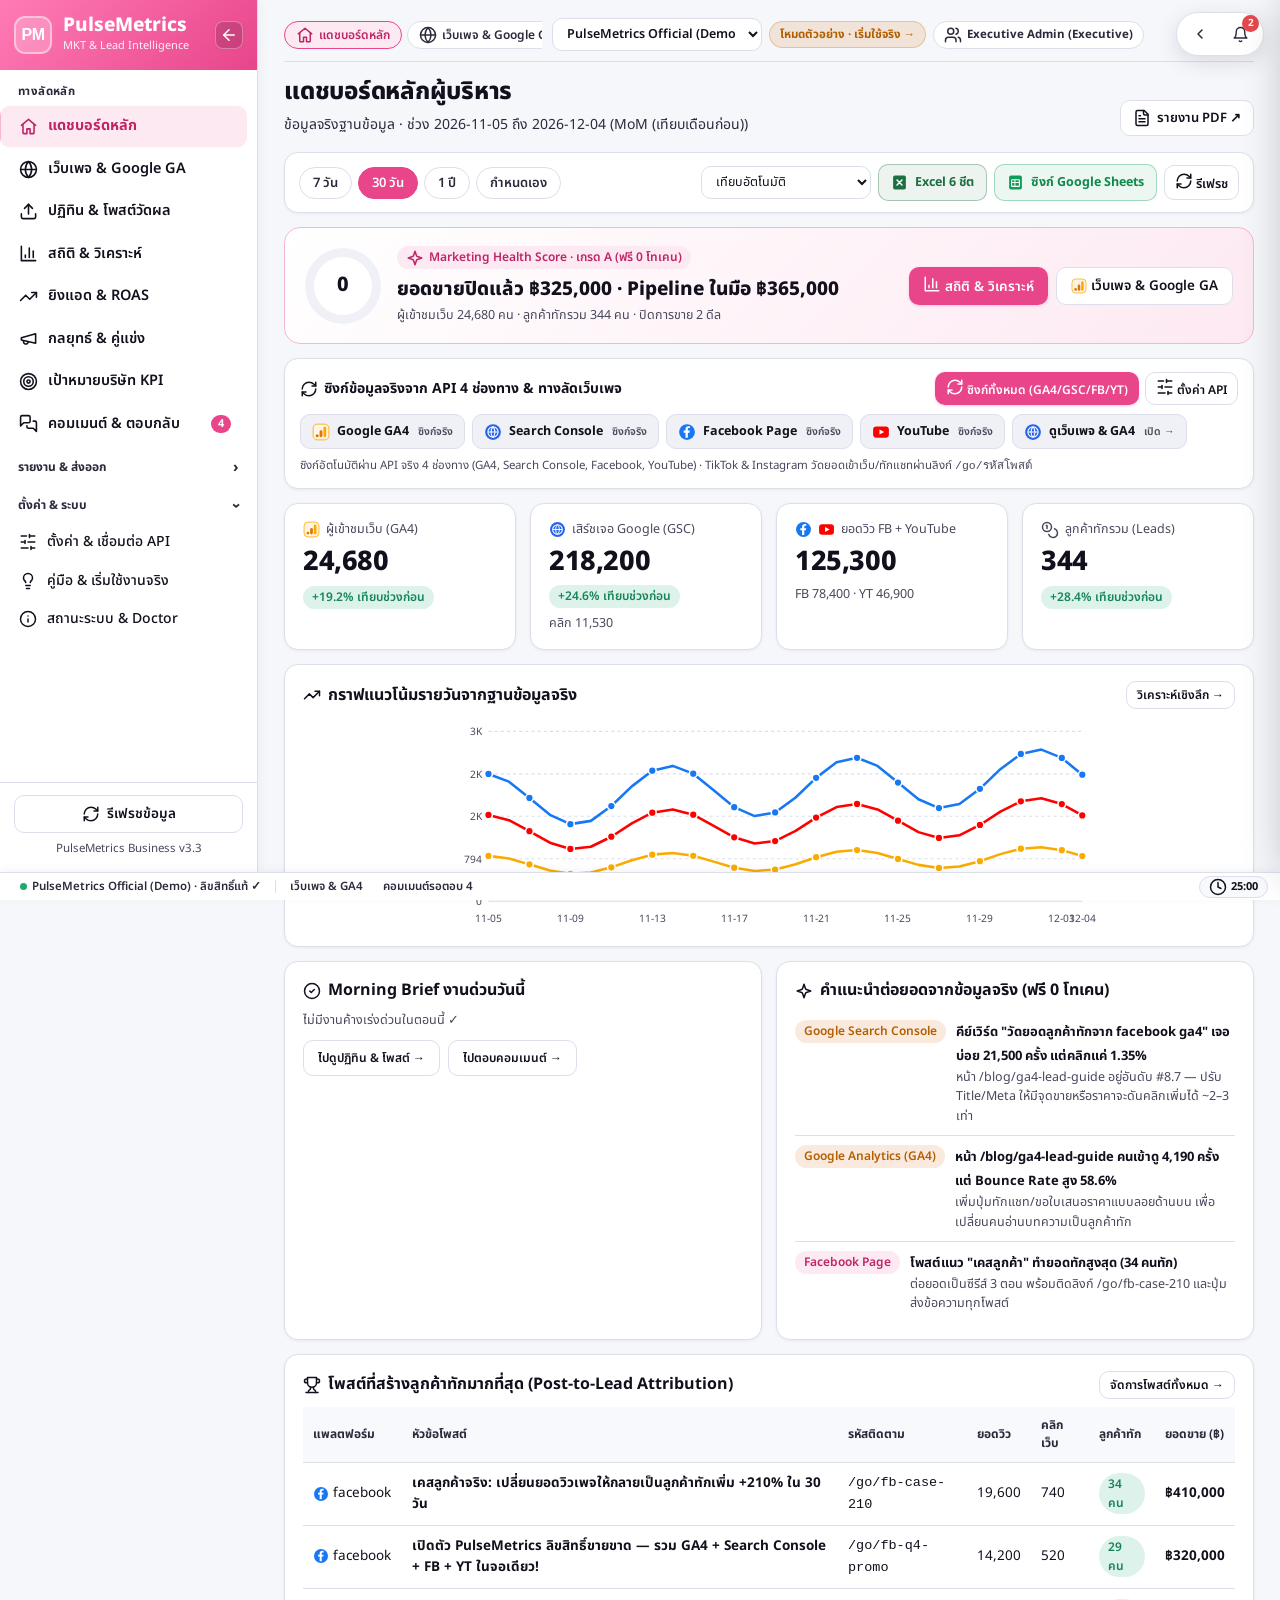
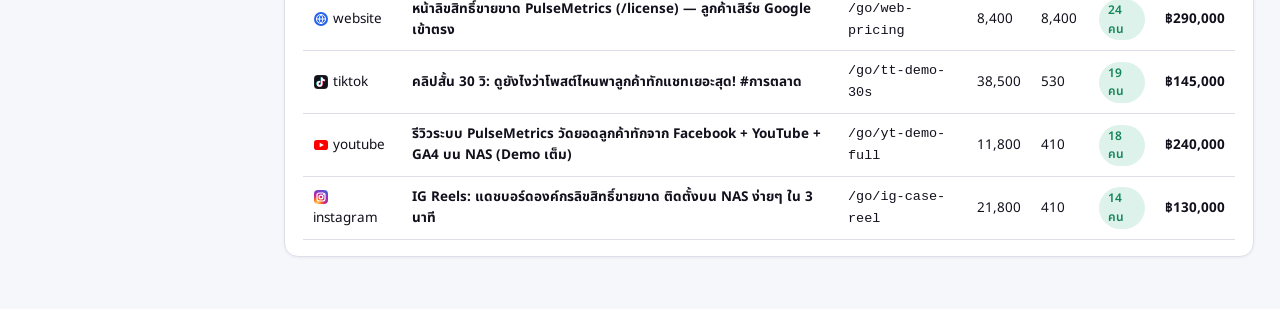
<file: demo/index.html>
<!DOCTYPE html>
<html lang="th" data-theme="pink" data-font="noto" data-size="md" data-density="normal" data-dock="1">
<head>
<meta charset="utf-8">
<meta name="viewport" content="width=device-width,initial-scale=1,viewport-fit=cover">
<title>PulseMetrics — Business Marketing &amp; Lead Intelligence</title>
<link rel="preconnect" href="https://fonts.googleapis.com"><link rel="preconnect" href="https://fonts.gstatic.com" crossorigin><link rel="stylesheet" href="https://fonts.googleapis.com/css2?family=IBM+Plex+Sans+Thai:wght@400;500;600;700&family=Noto+Sans+Thai:wght@400;500;600;700;800&family=Prompt:wght@400;500;600;700&display=swap">
<style>
:root{--font:'Noto Sans Thai','Leelawadee UI','Segoe UI',sans-serif;--fs:15.5px;--bg:#f6f7fb;--surf:#ffffff;--surf2:#f0f1f6;--surf3:#f8f9fc;--bd:#dcdfe9;--tx:#12101c;--tx2:#2b293b;--dim:#49475c;--ac:#e8458b;--on-ac:#ffffff;--ac-ink:#bf2466;--ac-soft:#fde9f2;--ac-bd:#f6b6d1;--brand:#FF6FAE;--brand-grad:linear-gradient(135deg,#FF7BB5 0%,#e8458b 100%);--brand-tx:#ffffff;--ok:#158559;--ok-soft:rgba(31,169,113,.15);--warn:#b25f00;--warn-soft:rgba(217,115,31,.15);--bad:#c92a35;--bad-soft:rgba(229,72,77,.15)}
html[data-theme="pink"]{color-scheme:light;--bg:#f6f7fb;--surf:#ffffff;--surf2:#f0f1f6;--surf3:#f8f9fc;--bd:#dcdfe9;--tx:#12101c;--tx2:#2b293b;--dim:#49475c;--ac:#e8458b;--on-ac:#ffffff;--ac-ink:#bf2466;--ac-soft:#fde9f2;--ac-bd:#f6b6d1;--brand:#FF6FAE;--brand-grad:linear-gradient(135deg,#FF7BB5 0%,#e8458b 100%);--brand-tx:#ffffff}
html[data-theme="dark"]{color-scheme:dark;--bg:#0f111a;--surf:#181b28;--surf2:#222638;--surf3:#1d2132;--bd:#323854;--tx:#f8f9fd;--tx2:#e4e8f7;--dim:#bcc4df;--ac:#ff5ca0;--on-ac:#ffffff;--ac-ink:#ff99c5;--ac-soft:rgba(255,92,160,.18);--ac-bd:rgba(255,92,160,.48);--brand:#1e1729;--brand-grad:linear-gradient(135deg,#2a1938 0%,#171525 100%);--brand-tx:#ffffff}
html[data-theme="cyber"]{color-scheme:dark;--bg:#0a0e18;--surf:#131a2a;--surf2:#1c263c;--surf3:#162033;--bd:#2b3b5a;--tx:#f6faff;--tx2:#dee9f9;--dim:#b4c7e3;--ac:#06b6d4;--on-ac:#04151e;--ac-ink:#5ce8ff;--ac-soft:rgba(34,211,238,.17);--ac-bd:rgba(34,211,238,.48);--brand:#101c31;--brand-grad:linear-gradient(135deg,#0d2740 0%,#0d1526 100%);--brand-tx:#f2fbff}
html[data-theme="ocean"]{color-scheme:light;--bg:#f2f7fd;--surf:#ffffff;--surf2:#e8f0fb;--surf3:#f5f9ff;--bd:#cddcf2;--tx:#0f172a;--tx2:#283854;--dim:#445778;--ac:#2563eb;--on-ac:#ffffff;--ac-ink:#1d4ed8;--ac-soft:#e3efff;--ac-bd:#93c5fd;--brand:#3b82f6;--brand-grad:linear-gradient(135deg,#60a5fa 0%,#2563eb 100%);--brand-tx:#ffffff}
html[data-theme="purple"]{color-scheme:light;--bg:#f6f4fd;--surf:#ffffff;--surf2:#efeafd;--surf3:#f9f7ff;--bd:#d9d0f5;--tx:#161129;--tx2:#352c52;--dim:#524773;--ac:#7c3aed;--on-ac:#ffffff;--ac-ink:#6d28d9;--ac-soft:#ede9fe;--ac-bd:#c4b5fd;--brand:#8b5cf6;--brand-grad:linear-gradient(135deg,#a78bfa 0%,#7c3aed 100%);--brand-tx:#ffffff}
html[data-theme="mint"]{color-scheme:light;--bg:#f2faf7;--surf:#ffffff;--surf2:#e6f5f0;--surf3:#f5fcf9;--bd:#c4e5da;--tx:#0d1f1c;--tx2:#25403b;--dim:#3f615a;--ac:#0d9488;--on-ac:#ffffff;--ac-ink:#0f766e;--ac-soft:#daf5ef;--ac-bd:#7ee0d2;--brand:#14b8a6;--brand-grad:linear-gradient(135deg,#2dd4bf 0%,#0d9488 100%);--brand-tx:#ffffff}
html[data-theme="warm"]{color-scheme:light;--bg:#f6f0e4;--surf:#fdfaf3;--surf2:#ede4d4;--surf3:#f9f4ea;--bd:#ddd1bd;--tx:#261e16;--tx2:#4a3c2e;--dim:#736250;--ac:#c2552d;--on-ac:#ffffff;--ac-ink:#9e3f1c;--ac-soft:#fae9e0;--ac-bd:#e8b9a3;--brand:#c2552d;--brand-grad:linear-gradient(135deg,#df7951 0%,#c2552d 100%);--brand-tx:#ffffff}
html[data-font="noto"]{--font:'Noto Sans Thai','Leelawadee UI','Segoe UI',sans-serif}
html[data-font="plex"]{--font:'IBM Plex Sans Thai','Leelawadee UI','Segoe UI',sans-serif}
html[data-font="prompt"]{--font:'Prompt','Leelawadee UI','Segoe UI',sans-serif}
html[data-font="sys"]{--font:'Segoe UI','Leelawadee UI',sans-serif}
html[data-size="sm"]{--fs:14.5px}
html[data-size="md"]{--fs:15.5px}
html[data-size="lg"]{--fs:17px}

*{box-sizing:border-box}
html,body{margin:0;padding:0;min-height:100vh}
body{
  background:var(--bg);color:var(--tx);font-family:var(--font);font-size:var(--fs);
  line-height:1.55;-webkit-font-smoothing:antialiased;text-rendering:optimizeLegibility;
}
button,input,select,textarea{font-family:var(--font)}
button{cursor:pointer;border:0;border-radius:10px;padding:8px 14px;font-size:13.5px;font-weight:600;transition:.14s}
button:not(.ghost):not(.icon-btn):not(.th-opt):not(.th-seg):not(.th-dot):not(.th-tab):not(.cmd-it):not(.sb-it):not(.sb-qa):not(.sb-pomo):not(.wstab):not(.plat):not(.cc):not(.tab-btn){
  background:var(--ac);color:var(--on-ac);box-shadow:0 1px 3px rgba(232,69,139,.25)
}
button:hover{filter:brightness(1.04)}
button:disabled{opacity:.48;cursor:not-allowed;filter:none}
button.ghost{background:var(--surf);color:var(--tx);border:1px solid var(--bd);box-shadow:none}
button.ghost:hover{border-color:var(--ac-bd);background:var(--surf3);filter:none}
input,select,textarea{
  background:var(--surf);color:var(--tx);border:1px solid var(--bd);border-radius:10px;
  padding:8px 11px;font-size:14px;width:100%
}
input:focus,select:focus,textarea:focus{outline:2px solid var(--ac-bd);border-color:var(--ac)}
::selection{background:var(--ac-soft);color:var(--tx)}
::-webkit-scrollbar{width:9px;height:9px}
::-webkit-scrollbar-thumb{background:var(--bd);border-radius:6px}
::-webkit-scrollbar-track{background:transparent}
svg.ic{width:18px;height:18px;flex:none;vertical-align:-.18em}

/* Shell */
.app{display:grid;grid-template-columns:258px minmax(0,1fr);min-height:100vh;transition:grid-template-columns .18s;position:relative;z-index:1}
html.nav-mini .app{grid-template-columns:68px minmax(0,1fr)}

/* Sidebar */
nav#nav{
  background:var(--surf);border-right:1px solid var(--bd);
  box-shadow:2px 0 10px rgba(30,30,60,.04);
  display:flex;flex-direction:column;position:sticky;top:0;height:calc(100vh - 28px);overflow-y:auto;z-index:40;
}
.brand{
  background:var(--brand-grad,var(--brand));color:var(--brand-tx);
  padding:16px 14px;display:flex;align-items:center;gap:11px;position:relative;flex:none;
}
.brand .logo{
  width:38px;height:38px;border-radius:11px;background:rgba(255,255,255,.22);color:#fff;
  border:2px solid rgba(255,255,255,.45);display:grid;place-items:center;flex:none;
  font-family:"Arial Black","Segoe UI",sans-serif;font-size:16px;font-weight:900;letter-spacing:-.5px;
}
.brand-tx{min-width:0;flex:1}
.brand b{display:block;font-size:19px;line-height:1.1;font-weight:800;color:var(--brand-tx)}
.brand small{display:block;font-size:11px;opacity:.92;color:var(--brand-tx);white-space:nowrap;overflow:hidden;text-overflow:ellipsis}
#navtog{
  width:28px;height:28px;padding:0;border-radius:8px;border:1px solid rgba(255,255,255,.32);
  background:rgba(0,0,0,.14);color:#fff;display:grid;place-items:center;flex:none;
}
#navtog:hover{background:rgba(0,0,0,.28)}
html.nav-mini .brand{padding:14px 10px;justify-content:center}
html.nav-mini .brand-tx,html.nav-mini .navsec,html.nav-mini details.ngrp summary,html.nav-mini nav a span,html.nav-mini nav a .nbadge,html.nav-mini .foot-meta{display:none!important}
html.nav-mini #navtog{position:absolute;right:4px;top:4px;width:22px;height:22px}
html.nav-mini nav a{justify-content:center;margin:2px 8px!important;padding:10px!important;border-radius:10px!important;border-left:0!important}

.navsec{padding:13px 18px 4px;font-size:11.5px;font-weight:700;letter-spacing:.4px;color:var(--tx2);text-transform:uppercase}
nav a{
  display:flex;align-items:center;gap:10px;padding:8px 16px;margin:1px 10px 1px 0;
  border-radius:0 10px 10px 0;border-left:3px solid transparent;
  color:var(--tx);text-decoration:none;font-size:14px;font-weight:500;cursor:pointer;transition:.12s;
}
nav a.fav{padding:9.5px 16px;font-size:14.5px;font-weight:600}
nav a.fav svg.ic{width:19px;height:19px}
nav a:hover{background:var(--ac-soft);color:var(--tx)}
nav a.on{background:var(--ac-soft);color:var(--ac-ink);border-left-color:var(--ac);font-weight:700}
.nbadge{
  margin-left:auto;background:var(--ac);color:var(--on-ac);border-radius:999px;
  font-size:11px;line-height:18px;min-width:20px;text-align:center;padding:0 6px;font-weight:700;
}
.nbadge.dot{background:#e8a21f;color:#141018}
.nbadge.warn{background:#e5484d;color:#fff}
html.focus-on .nbadge,html.focus-on #bell-n{display:none!important}

details.ngrp summary{
  list-style:none;cursor:pointer;padding:10px 18px 5px;font-size:12px;font-weight:700;
  color:var(--tx2);display:flex;align-items:center;gap:6px;user-select:none;
}
details.ngrp summary::-webkit-details-marker{display:none}
details.ngrp summary::after{content:"›";margin-left:auto;transition:.15s;font-size:15px}
details.ngrp[open] summary::after{transform:rotate(90deg)}
details.ngrp summary .gsum{
  margin-left:auto;background:var(--ac);color:var(--on-ac);border-radius:999px;
  font-size:10.5px;line-height:16px;min-width:18px;text-align:center;padding:0 6px;font-weight:700;
}
details.ngrp[open] summary .gsum{display:none}
.navfoot{margin-top:auto;padding:12px 14px 14px;border-top:1px solid var(--bd);display:grid;gap:7px}
.foot-meta{text-align:center;font-size:11.5px;color:var(--dim)}

/* Main area */
main{min-width:0;padding:18px 26px 52px;position:relative}
.top-row{display:flex;align-items:center;gap:10px;margin-bottom:12px;padding-bottom:10px;border-bottom:1px solid var(--bd);flex-wrap:wrap;padding-right:110px}
#mtog{display:none;width:38px;height:38px;padding:0;place-items:center}
#mailWstabs{display:flex;align-items:center;gap:5px;overflow-x:auto;scrollbar-width:none}
#mailWstabs::-webkit-scrollbar{display:none}
.wstab{
  display:inline-flex;align-items:center;gap:5px;padding:4px 11px;border-radius:999px;
  border:1px solid var(--bd);background:var(--surf);color:var(--tx2);font-size:12px;font-weight:600;white-space:nowrap;flex:none;
}
.wstab:hover{border-color:var(--ac-bd);color:var(--tx);background:var(--surf3)}
.wstab.on{background:var(--ac-soft);border-color:var(--ac);color:var(--ac-ink)}

/* Top-Right Utility Dock */
#utildock{
  position:fixed;top:12px;right:16px;z-index:70;display:flex;align-items:center;gap:6px;
  padding:4px 6px;border-radius:999px;background:var(--surf);border:1px solid var(--bd);
  box-shadow:0 6px 22px rgba(20,16,30,.12);backdrop-filter:blur(10px);
}
.icon-btn{position:relative;width:34px;height:34px;padding:0;border-radius:50%;background:transparent;color:var(--tx2);display:grid;place-items:center}
.icon-btn:hover{background:var(--ac-soft);color:var(--ac-ink);filter:none}
.icon-btn.on{background:var(--ac-soft);color:var(--ac-ink);box-shadow:inset 0 0 0 1.5px var(--ac-bd)}
.icon-btn svg{width:17px;height:17px}
#docktog svg{width:16px;height:16px;transition:transform .18s ease}
html[data-dock="1"] #utildock > button:not(#docktog):not(#bellbtn){display:none!important}
html[data-dock="1"] #docktog svg{transform:rotate(180deg)}
html[data-dock="0"] .top-row{padding-right:320px}
#bell-n{position:absolute;top:-2px;right:-2px;background:#e5484d;color:#fff;font-size:10px;font-weight:700;border-radius:999px;min-width:17px;line-height:17px;padding:0 4px;text-align:center}

/* Page headers & cards */
.page-hd{display:flex;align-items:flex-end;justify-content:space-between;gap:12px;flex-wrap:wrap;margin-bottom:16px}
.page-hd h1{margin:0;font-size:24px;font-weight:800;letter-spacing:-.25px;color:var(--tx)}
.page-hd .sub{margin:3px 0 0;font-size:14px;color:var(--tx2)}
.card{background:var(--surf);border:1px solid var(--bd);border-radius:14px;padding:16px 18px;box-shadow:0 1px 3px rgba(30,30,60,.06);min-width:0}
.card h3{margin:0 0 8px;font-size:16px;font-weight:700;color:var(--tx);display:flex;align-items:center;gap:7px}
.hero{background:linear-gradient(135deg,var(--surf) 0%,var(--ac-soft) 100%);border:1px solid var(--ac-bd);border-radius:16px;padding:18px 20px;margin-bottom:14px;display:flex;align-items:center;justify-content:space-between;gap:16px;flex-wrap:wrap}
.grid{display:grid;gap:14px}
.g2{grid-template-columns:repeat(2,minmax(0,1fr))}
.g3{grid-template-columns:repeat(3,minmax(0,1fr))}
.g4{grid-template-columns:repeat(4,minmax(0,1fr))}
.g21{grid-template-columns:minmax(0,1.25fr) minmax(0,1fr)}
.g12{grid-template-columns:minmax(0,1fr) minmax(0,1.35fr)}
.dim{color:var(--dim);font-size:12.5px}
.kpi .v{font-size:27px;font-weight:800;letter-spacing:-.4px;font-variant-numeric:tabular-nums;margin:2px 0}
.bar{height:7px;background:var(--surf2);border-radius:4px;overflow:hidden;margin-top:8px}
.bar i{display:block;height:100%;background:var(--ac);border-radius:4px}
.row{display:flex;align-items:center;gap:10px;padding:9px 0;border-top:1px solid var(--bd)}
.row:first-of-type{border-top:0}
.row .t{flex:1;min-width:0}
.ell{overflow:hidden;text-overflow:ellipsis;white-space:nowrap}
.chip{display:inline-flex;align-items:center;gap:5px;padding:2px 9px;border-radius:999px;font-size:12px;font-weight:600;background:var(--surf2);color:var(--tx2)}
.chip.ok{background:var(--ok-soft);color:var(--ok)}
.chip.warn{background:var(--warn-soft);color:var(--warn)}
.chip.bad{background:var(--bad-soft);color:var(--bad)}
.chip.ac{background:var(--ac-soft);color:var(--ac-ink)}
.pd{width:9px;height:9px;border-radius:50%;display:inline-block;flex:none}
.tabs{display:flex;gap:6px;flex-wrap:wrap;margin-bottom:12px}
.tab-btn{border:1px solid var(--bd);background:var(--surf);color:var(--tx2);border-radius:999px;padding:5px 13px;font-size:13px;font-weight:600}
.tab-btn.on{background:var(--ac);border-color:var(--ac);color:var(--on-ac)}
table{width:100%;border-collapse:collapse;font-size:13.5px}
th,td{padding:9px 10px;border-bottom:1px solid var(--bd);text-align:left}
th{color:var(--tx2);font-size:12px;font-weight:700;background:var(--surf3)}

html[data-density="compact"] main .card{padding:11px 13px}
html[data-density="compact"] th,html[data-density="compact"] td{padding:5px 8px}
html[data-density="spacious"] main .card{padding:21px 23px}

/* Lists, Messages, Panels, Drawers, Modals */
.list-it{display:flex;gap:10px;padding:10px 11px;border-radius:11px;cursor:pointer;border:1px solid transparent}
.list-it:hover{background:var(--surf3)}
.list-it.on{background:var(--ac-soft);border-color:var(--ac-bd)}
.msgs{display:flex;flex-direction:column;gap:8px;max-height:330px;overflow:auto;padding:4px 2px}
.msg{max-width:85%;padding:8px 12px;border-radius:14px;background:var(--surf2);color:var(--tx);font-size:13.5px;width:fit-content}
.msg.me{align-self:flex-end;background:var(--ac-soft);border:1px solid var(--ac-bd)}
.pop-panel{position:fixed;top:56px;right:16px;z-index:85;width:min(380px,93vw);max-height:76vh;overflow-y:auto;background:var(--surf);backdrop-filter:blur(18px);-webkit-backdrop-filter:blur(18px);border:1px solid var(--bd);border-radius:16px;padding:14px 16px;box-shadow:0 18px 48px rgba(15,17,26,.22);display:none}
.pop-panel.open{display:block}
.th-tabs{display:grid;grid-template-columns:repeat(3,minmax(0,1fr));gap:4px;padding:3px;border-radius:11px;background:var(--surf2);border:1px solid var(--bd);margin:8px 0 10px}
.th-tab{padding:6px 4px;border-radius:8px;border:0;background:transparent;color:var(--dim);font:700 11.5px/1.2 inherit;cursor:pointer;text-align:center;box-shadow:none;transition:.14s;white-space:nowrap;overflow:hidden;text-overflow:ellipsis}
.th-tab:hover{color:var(--tx);filter:none}
.th-tab.on{background:var(--surf);color:var(--ac-ink);box-shadow:0 1px 5px rgba(0,0,0,.12)}
.th-grid{display:grid;grid-template-columns:minmax(0,1fr) minmax(0,1fr);gap:7px;margin:8px 0 12px}
.th-opt{display:flex;align-items:center;gap:7px;width:100%;min-width:0;padding:7px 8px;border-radius:11px;border:1px solid var(--bd);background:var(--surf3);color:var(--tx);text-align:left;font-size:12px;font-weight:600}
.th-opt.on{border-color:var(--ac);background:var(--ac-soft)}
.th-opt .thnm{min-width:0;flex:1;overflow:hidden;text-overflow:ellipsis;white-space:nowrap;line-height:1.2}
.th-opt .thnm small{display:block;font-size:10px;font-weight:500;color:var(--dim);margin-top:1px;overflow:hidden;text-overflow:ellipsis;white-space:nowrap}
.thsw{width:19px;height:19px;border-radius:50%;flex:none;border:1.5px solid rgba(128,128,128,.3)}
.th-sec{font-size:11.5px;font-weight:700;color:var(--dim);margin:10px 0 5px}
.th-segs{display:flex;gap:6px;flex-wrap:wrap;margin:6px 0 12px}
.th-segs.f2{display:grid;grid-template-columns:minmax(0,1fr) minmax(0,1fr);gap:6px}
.th-seg{flex:1;min-width:0;padding:6px 8px;border-radius:9px;border:1px solid var(--bd);background:var(--surf3);color:var(--tx2);font-size:12px;font-weight:600;text-align:center;white-space:nowrap;overflow:hidden;text-overflow:ellipsis}
.th-seg.on{background:var(--ac-soft);border-color:var(--ac);color:var(--ac-ink)}
.th-dot{width:22px;height:22px;padding:0;border-radius:50%;border:2px solid transparent}
.th-dot.on{border-color:var(--tx);transform:scale(1.12)}
.th-f{display:flex;gap:7px;margin-top:11px;padding-top:10px;border-top:1px solid var(--bd)}
.th-q{flex:1;padding:7px 9px;border-radius:10px;border:1px solid var(--bd);background:var(--surf2)!important;color:var(--tx)!important;font-size:12px;font-weight:600;box-shadow:none!important}
.th-q:hover{border-color:var(--ac-bd);color:var(--ac-ink)!important}

.drawer-bg{position:fixed;inset:0;z-index:88;background:rgba(10,12,20,.28);backdrop-filter:blur(2px);display:none}
.drawer-bg.open{display:block}
.drawer{position:fixed;top:0;right:0;bottom:28px;z-index:90;width:min(420px,94vw);background:var(--surf);color:var(--tx);border-left:1px solid var(--bd);box-shadow:-12px 0 40px rgba(0,0,0,.24);display:flex;flex-direction:column;transform:translateX(104%);transition:transform .22s cubic-bezier(.22,1,.36,1)}
.drawer.open{transform:translateX(0)}
.drawer-hd{display:flex;align-items:center;justify-content:space-between;gap:8px;padding:13px 15px;border-bottom:1px solid var(--bd);background:linear-gradient(135deg,var(--surf) 0%,var(--ac-soft) 100%)}

.modal-ov{position:fixed;inset:0;z-index:95;background:rgba(10,12,20,.5);backdrop-filter:blur(4px);display:none;align-items:flex-start;justify-content:center;padding-top:min(10vh,80px)}
.modal-ov.open{display:flex}
.modal-box{width:min(560px,93vw);background:var(--surf);border:1px solid var(--bd);border-radius:18px;box-shadow:0 24px 60px rgba(0,0,0,.35);overflow:hidden}
#cmdtop{display:flex;align-items:center;gap:10px;padding:13px 16px;border-bottom:1px solid var(--bd)}
#cmdin{border:0!important;outline:0!important;background:transparent!important;padding:2px 0;font-size:15px}
#cmdlist{max-height:54vh;overflow-y:auto;padding:6px}
.cmd-it{display:flex;align-items:center;gap:10px;width:100%;padding:9px 12px;border-radius:10px;background:transparent;color:var(--tx);font-size:13.5px;font-weight:500;text-align:left}
.cmd-it:hover,.cmd-it.sel{background:var(--ac-soft);color:var(--tx);filter:none}
.cmd-it .ck{font-size:11px;font-weight:700;padding:2px 8px;border-radius:999px;background:var(--surf2);color:var(--dim);flex:none}
.cmd-it.sel .ck{background:var(--ac);color:var(--on-ac)}

/* Status bar, Toasts, Charts, Ops Buttons, Kanban */
#mailStatusBar{position:fixed;left:0;right:0;bottom:0;height:28px;z-index:65;display:flex;align-items:center;gap:4px;padding:0 12px;background:var(--surf);color:var(--tx2);border-top:1px solid var(--bd);font-size:11.5px;font-weight:600;box-shadow:0 -2px 10px rgba(0,0,0,.05);overflow-x:auto;scrollbar-width:none}
#mailStatusBar::-webkit-scrollbar{display:none}
.sb-it{display:inline-flex;align-items:center;gap:5px;padding:2px 8px;border-radius:6px;background:transparent;color:var(--tx2);font-size:11.5px;font-weight:600;white-space:nowrap}
.sb-it:hover{background:var(--ac-soft);color:var(--ac-ink);filter:none}
.sb-dot{width:7px;height:7px;border-radius:50%;background:#1fa971;display:inline-block}
.sb-sep{width:1px;height:13px;background:var(--bd);flex:none;margin:0 2px}
.sb-sp{flex:1}
.sb-pomo{display:inline-flex;align-items:center;gap:4px;padding:1px 9px;border-radius:999px;border:1px solid var(--bd);background:var(--surf3);color:var(--tx);font-size:11px;font-weight:700;white-space:nowrap}
.sb-pomo.run{border-color:var(--ac);background:var(--ac-soft);color:var(--ac-ink)}

main .card,main .kpi{transition:border-color .16s ease,box-shadow .16s ease,transform .14s ease}
main .kpi:hover,main .card.kpi:hover{border-color:var(--ac-bd);transform:translateY(-2px);box-shadow:0 8px 20px rgba(0,0,0,.08)}
main .card:not(.kpi):hover{border-color:var(--ac-bd)}
.row{transition:background .12s}.row:hover{background:var(--surf3);border-radius:8px}
button:active{transform:translateY(1px) scale(.98)}
button:focus-visible,input:focus-visible,select:focus-visible,textarea:focus-visible,a:focus-visible{outline:2px solid var(--ac);outline-offset:2px}
@keyframes pmFadeIn{from{opacity:0;transform:translateY(5px)}to{opacity:1;transform:none}}
#page>*{animation:pmFadeIn .22s ease-out both}
nav a:hover svg.ic{transform:scale(1.1)}nav a svg.ic{transition:transform .14s}
@media (prefers-reduced-motion:reduce){#page>*{animation:none}*{transition:none!important}}

#mailToasts{position:fixed;left:50%;bottom:40px;transform:translateX(-50%);z-index:99;display:flex;flex-direction:column-reverse;gap:7px;pointer-events:none}
.mtoast{pointer-events:auto;display:flex;align-items:center;gap:8px;padding:8px 15px;border-radius:999px;font-size:13px;font-weight:600;background:var(--surf);color:var(--tx);border:1px solid var(--bd);box-shadow:0 10px 28px rgba(15,17,26,.22)}
.mtoast .tdot{width:8px;height:8px;border-radius:50%;background:var(--ac)}
.mtoast.ok .tdot{background:#1fa971}.mtoast.warn .tdot{background:#e59400}
#chartTip{position:fixed;z-index:120;pointer-events:none;display:none;background:rgba(18,16,28,.94);color:#fff;padding:7px 11px;border-radius:9px;font-size:12px;line-height:1.4;box-shadow:0 8px 24px rgba(0,0,0,.28);border:1px solid rgba(255,255,255,.14)}
.ch-bar{cursor:pointer;transition:opacity .12s,transform .14s,filter .14s}
.ch-bar:hover{opacity:1!important;filter:brightness(1.08)}

.plogo{display:inline-flex;align-items:center;justify-content:center;flex:none;vertical-align:middle;line-height:0}
.plogo svg{display:block}
.ops-row{display:flex;flex-wrap:wrap;gap:7px;align-items:center}
.sync-btn{display:inline-flex;align-items:center;gap:7px;padding:7px 11px;border-radius:10px;font-size:12.5px;font-weight:700;background:var(--surf2)!important;color:var(--tx)!important;border:1px solid var(--bd);box-shadow:none!important;transition:.14s}
.sync-btn:hover{border-color:var(--ac-bd);background:var(--surf3)!important;transform:translateY(-1px)}
.sync-btn.busy{opacity:.72;pointer-events:none}
.sync-btn .st-tm{font-size:10.5px;font-weight:600;color:var(--dim);padding-left:2px}
.exp-btn{display:inline-flex;align-items:center;gap:7px;padding:8px 12px;border-radius:10px;font-size:12.5px;font-weight:700;border:1px solid var(--bd);background:var(--surf)!important;color:var(--tx)!important;box-shadow:none!important;transition:.14s}
.exp-btn:hover{transform:translateY(-1px);border-color:var(--ac-bd);background:var(--surf3)!important}
.exp-btn.gs{border-color:rgba(15,157,88,.35);background:rgba(15,157,88,.08)!important;color:#0f8a4d!important}
.exp-btn.xl{border-color:rgba(29,111,66,.35);background:rgba(29,111,66,.08)!important;color:#1d6f42!important}
.exp-btn.csv{border-color:rgba(37,99,235,.32);background:rgba(37,99,235,.08)!important;color:#2563eb!important}
.pl-strip{display:inline-flex;align-items:center;gap:5px}
.hs-ring{width:76px;height:76px;border-radius:50%;display:grid;place-items:center;flex:none;background:conic-gradient(var(--ac) calc(var(--p)*1%), var(--surf2) 0)}
.hs-ring > div{width:58px;height:58px;border-radius:50%;background:var(--surf);display:grid;place-items:center;font-weight:800;font-size:20px;color:var(--tx)}

.kb-grid{display:grid;grid-template-columns:repeat(auto-fit,minmax(220px,1fr));gap:12px;align-items:start}
.kb-col{background:var(--surf3);border:1px solid var(--bd);border-radius:14px;padding:10px;min-height:220px}
.kb-hd{display:flex;align-items:center;justify-content:space-between;margin-bottom:9px;font-size:13px;font-weight:700}
.kb-card{background:var(--surf);border:1px solid var(--bd);border-radius:11px;padding:10px 11px;margin-bottom:8px;box-shadow:0 1px 3px rgba(20,16,30,.05)}
.kb-card b{display:block;font-size:13.5px;margin-bottom:2px}
.kb-acts{display:flex;gap:5px;flex-wrap:wrap;margin-top:8px;align-items:center}
.kb-acts button{padding:4px 8px;font-size:11.5px;border-radius:7px}

/* Live Workspace & Account Bar */
#wsBar{display:flex;align-items:center;gap:7px;flex-wrap:wrap;margin-left:auto}
#wsBar select{width:auto;max-width:210px;padding:5px 10px;font-size:12.5px;font-weight:600;border-radius:10px}
.ws-pill{display:inline-flex;align-items:center;gap:5px;padding:4px 10px;border-radius:999px;font-size:11.5px;font-weight:700;border:1px solid var(--bd);background:var(--surf);color:var(--tx2);white-space:nowrap}
.ws-pill.live{background:var(--ok-soft);color:var(--ok);border-color:rgba(15,138,85,.28)}
.ws-pill.demo{background:var(--warn-soft);color:var(--warn);border-color:rgba(196,122,12,.3);cursor:pointer}

@media (max-width:1020px){.g4{grid-template-columns:repeat(2,minmax(0,1fr))}.g3{grid-template-columns:repeat(2,minmax(0,1fr))}.g2,.g21,.g12{grid-template-columns:1fr}.top-row{padding-right:0}}
@media (max-width:780px){
  .app{grid-template-columns:1fr!important}
  nav#nav{position:fixed;inset:0 auto 28px 0;width:264px;transform:translateX(-104%);transition:transform .2s;z-index:92}
  nav#nav.open{transform:none;box-shadow:0 0 40px rgba(0,0,0,.35)}
  #mtog{display:grid}
  main{padding:14px 14px 52px}
  #utildock{top:10px;right:10px;gap:2px}
  .g3,.g4{grid-template-columns:1fr}
}
</style>
<style id="clay-theme">
html[data-theme="clay"]{color-scheme:light;--bg:#e6edff;--surf:#eef2ff;--surf2:#e3e9fb;--surf3:#f3f6ff;--bd:rgba(255,255,255,.7);--tx:#1d2540;--tx2:#323c63;--dim:#56608a;--ac:#4f7cff;--on-ac:#ffffff;--ac-ink:#3459d6;--ac-soft:#dfe7ff;--ac-bd:#aebfff;--brand:#6c8bff;--brand-grad:linear-gradient(135deg,#7f9dff 0%,#8b5cf6 100%);--brand-tx:#ffffff;
 --clay-sh:10px 12px 24px rgba(110,125,190,.26),-8px -8px 20px rgba(255,255,255,.95),inset 3px 3px 8px rgba(255,255,255,.9),inset -4px -6px 12px rgba(120,135,200,.13);
 --clay-in:inset 5px 5px 12px rgba(110,125,190,.24),inset -5px -5px 12px rgba(255,255,255,.9)}
html[data-theme="clay"] body{background:radial-gradient(circle at 8% 0%,rgba(79,124,255,.30),transparent 42%),radial-gradient(circle at 95% 90%,rgba(255,126,182,.26),transparent 40%),radial-gradient(circle at 90% 30%,rgba(47,209,165,.20),transparent 38%),linear-gradient(135deg,#dfe9ff,#f3e4ff 55%,#d9f6ee) fixed}
html[data-theme="clay"] .card,html[data-theme="clay"] .hero{background:var(--surf);border:0;border-radius:26px;box-shadow:var(--clay-sh)}
html[data-theme="clay"] nav#nav{background:rgba(255,255,255,.5);backdrop-filter:blur(22px) saturate(160%);-webkit-backdrop-filter:blur(22px) saturate(160%);border-right:1px solid rgba(255,255,255,.75);box-shadow:0 10px 40px rgba(80,95,170,.15)}
html[data-theme="clay"] button,html[data-theme="clay"] .chip{border-radius:14px}
html[data-theme="clay"] button.ghost{background:var(--surf);border:0;box-shadow:var(--clay-sh)}
html[data-theme="clay"] button.ghost:active{box-shadow:var(--clay-in)}
html[data-theme="clay"] input,html[data-theme="clay"] select,html[data-theme="clay"] textarea{background:var(--surf2);border:0;border-radius:14px;box-shadow:var(--clay-in)}
html[data-theme="clay"] .row:hover{background:rgba(255,255,255,.55)}
</style>
<style id="mail-themes-pack">
/* 6 Themes Ported from Mail (Verdelo Mint / Obsidian Lime / Stone Bento / Corbel Mono / Copper Glass / Lullo Sage) */
html[data-theme="verdelo"]{color-scheme:dark;--bg:#0a0d0c;--surf:#111614;--surf2:#181f1c;--surf3:#141a17;--bd:#232e29;--tx:#f2f7f4;--tx2:#cbd8d1;--dim:#899c92;--ac:#34d399;--on-ac:#041f15;--ac-ink:#6ee7b7;--ac-soft:rgba(52,211,153,.15);--ac-bd:rgba(52,211,153,.42);--brand:#0d1311;--brand-grad:linear-gradient(135deg,#12241d 0%,#0b100e 100%);--brand-tx:#f2f7f4}
html[data-theme="obsidian"]{color-scheme:dark;--bg:#0b0e0a;--surf:#131711;--surf2:#1b2118;--surf3:#161b14;--bd:#293224;--tx:#f4f7ef;--tx2:#d2dbc8;--dim:#8e9b84;--ac:#a3e635;--on-ac:#142004;--ac-ink:#bef264;--ac-soft:rgba(163,230,53,.15);--ac-bd:rgba(163,230,53,.42);--brand:#121710;--brand-grad:linear-gradient(135deg,#1d2616 0%,#0f130d 100%);--brand-tx:#f4f7ef}
html[data-theme="stone"]{color-scheme:light;--bg:#f7f5f2;--surf:#ffffff;--surf2:#efeae3;--surf3:#faf8f5;--bd:#e4ddd3;--tx:#191716;--tx2:#3f3a36;--dim:#6e665f;--ac:#d9521e;--on-ac:#ffffff;--ac-ink:#b83f12;--ac-soft:#fcece5;--ac-bd:#f2b89e;--brand:#18181b;--brand-grad:linear-gradient(135deg,#242429 0%,#141417 100%);--brand-tx:#fafaf9}
html[data-theme="mono"]{color-scheme:light;--bg:#f5f6f8;--surf:#ffffff;--surf2:#eceef2;--surf3:#f9fafb;--bd:#dfe3ea;--tx:#111111;--tx2:#333740;--dim:#646a76;--ac:#111111;--on-ac:#ffffff;--ac-ink:#111111;--ac-soft:rgba(17,17,17,.08);--ac-bd:rgba(17,17,17,.26);--brand:#111111;--brand-grad:linear-gradient(135deg,#23252a 0%,#111111 100%);--brand-tx:#ffffff}
html[data-theme="copper"]{color-scheme:light;--bg:#efe0d6;--surf:rgba(255,250,246,.78);--surf2:rgba(246,232,223,.82);--surf3:rgba(255,252,249,.86);--bd:rgba(255,255,255,.72);--tx:#231712;--tx2:#4a3329;--dim:#7a5b4d;--ac:#e05a3a;--on-ac:#ffffff;--ac-ink:#be4124;--ac-soft:rgba(224,90,58,.15);--ac-bd:rgba(224,90,58,.42);--brand:#c84f34;--brand-grad:linear-gradient(135deg,#eb7555 0%,#b8422a 100%);--brand-tx:#ffffff}
html[data-theme="sage"]{color-scheme:light;--bg:#faf6ee;--surf:#ffffff;--surf2:#f1ece0;--surf3:#fdfaf4;--bd:#e3dccb;--tx:#212621;--tx2:#3e473e;--dim:#687368;--ac:#d96248;--on-ac:#ffffff;--ac-ink:#b84830;--ac-soft:#fcebe6;--ac-bd:#f0b7a8;--brand:#6c8c6e;--brand-grad:linear-gradient(135deg,#84a586 0%,#5c7b5e 100%);--brand-tx:#ffffff}

/* Unified Dark Mode Refinements */
html[data-dark="1"]{color-scheme:dark;--ok:#6ee7b7;--warn:#fcd34d;--bad:#fda4af}
html[data-dark="1"] nav#nav{box-shadow:2px 0 14px rgba(0,0,0,.38)}
html[data-dark="1"] .brand{border-bottom:1px solid var(--bd)}
html[data-dark="1"] .brand .logo{background:var(--ac);color:var(--on-ac);border-color:var(--ac);box-shadow:0 0 18px var(--ac-bd)}
html[data-dark="1"] button.ghost,html[data-dark="1"] input,html[data-dark="1"] select,html[data-dark="1"] textarea{background:var(--surf2)}
html[data-dark="1"] .card{box-shadow:0 2px 12px rgba(0,0,0,.35)}
html[data-dark="1"] #utildock{background:rgba(17,22,20,.92);box-shadow:0 8px 26px rgba(0,0,0,.45)}
html[data-dark="1"] table tr:hover td{background:rgba(255,255,255,.03)}
html[data-dark="1"] .exp-btn.gs{color:#34d399!important}
html[data-dark="1"] .exp-btn.xl{color:#4ade80!important}
html[data-dark="1"] .exp-btn.csv{color:#60a5fa!important}
html[data-dark="1"] #mailStatusBar{background:rgba(14,19,17,.95)}

/* Per-Theme Visual Polish */
html[data-theme="verdelo"] body{background:radial-gradient(ellipse 70% 42% at 75% -10%,rgba(52,211,153,.11),transparent 65%),#0a0d0c}
html[data-theme="verdelo"] nav#nav{background:#0d1210;border-right:1px solid #1e2824}
html[data-theme="verdelo"] .card{border-color:#222d28;border-radius:16px}
html[data-theme="obsidian"] body{background:radial-gradient(ellipse 70% 42% at 75% -10%,rgba(163,230,53,.11),transparent 65%),#0b0e0a}
html[data-theme="obsidian"] nav#nav{background:#10140e;border-right:1px solid #232c1f}
html[data-theme="stone"] nav#nav{background:#18181b;border-right:1px solid #27272a;box-shadow:3px 0 20px rgba(0,0,0,.16)}
html[data-theme="stone"] nav#nav a{color:#e4e4e7}
html[data-theme="stone"] nav#nav a:hover{background:rgba(255,255,255,.07);color:#ffffff}
html[data-theme="stone"] nav#nav a.on{color:#ff8a5c}
html[data-theme="stone"] nav#nav .navsec,html[data-theme="stone"] nav#nav details.ngrp summary{color:#a1a1aa}
html[data-theme="stone"] nav#nav .navfoot{border-top-color:#27272a}
html[data-theme="stone"] nav#nav .navfoot button.ghost{background:#27272a;color:#f4f4f5;border-color:#3f3f46}
html[data-theme="stone"] nav#nav .foot-meta{color:#a1a1aa}
html[data-theme="mono"] .card{border-color:#dfe3ea;box-shadow:0 2px 10px rgba(17,17,17,.04)}
html[data-theme="copper"] body{background:radial-gradient(circle at 12% 8%,rgba(224,90,58,.24),transparent 42%),radial-gradient(circle at 88% 85%,rgba(186,104,76,.24),transparent 45%),linear-gradient(135deg,#f4e3d7 0%,#ead5cb 55%,#f6ece4 100%) fixed}
html[data-theme="copper"] nav#nav{background:rgba(255,248,242,.62);backdrop-filter:blur(20px) saturate(145%);-webkit-backdrop-filter:blur(20px) saturate(145%);border-right:1px solid rgba(255,255,255,.72)}
html[data-theme="copper"] .card,html[data-theme="copper"] .hero{background:rgba(255,250,246,.76);backdrop-filter:blur(14px);-webkit-backdrop-filter:blur(14px);border:1px solid rgba(255,255,255,.75);border-radius:18px;box-shadow:0 8px 26px rgba(130,68,46,.09)}
html[data-theme="sage"] nav#nav{background:#d6e2d5;border-right:1px solid #c2d2c1}
html[data-theme="sage"] nav#nav a:hover{background:rgba(255,255,255,.45)}

/* Elastic Slide Pill & Circular Ripple Theme Reveal */
#nav-items{position:relative}
#pmNavPill{position:absolute;top:0;left:0;width:100%;pointer-events:none;z-index:0;opacity:0;background:var(--ac-soft);box-shadow:inset 0 0 0 1px var(--ac-bd);will-change:clip-path}
html[data-theme="verdelo"] #pmNavPill{background:linear-gradient(90deg,rgba(52,211,153,.22) 0%,rgba(52,211,153,.09) 100%);box-shadow:inset 0 0 0 1px rgba(52,211,153,.45)}
html[data-theme="obsidian"] #pmNavPill{background:linear-gradient(90deg,rgba(163,230,53,.24) 0%,rgba(163,230,53,.09) 100%);box-shadow:inset 0 0 0 1px rgba(163,230,53,.45)}
html[data-theme="stone"] #pmNavPill{background:rgba(217,82,30,.22);box-shadow:inset 0 0 0 1px rgba(217,82,30,.52)}
html[data-theme="mono"] #pmNavPill{background:#111111;box-shadow:0 4px 12px rgba(0,0,0,.18)}
html[data-theme="mono"][data-pill="1"] nav#nav a.on{color:#ffffff!important}
html[data-theme="sage"] #pmNavPill{background:rgba(255,255,255,.78);box-shadow:0 2px 10px rgba(38,60,40,.08),inset 0 0 0 1px rgba(217,98,72,.35)}
html[data-pill="1"] nav#nav a{position:relative;z-index:1}
html[data-pill="1"] nav#nav a.on{background:transparent!important;border-left-color:transparent!important;box-shadow:none!important}
html[data-pill="0"] #pmNavPill{display:none!important}
::view-transition-old(root),::view-transition-new(root){animation:none;mix-blend-mode:normal}
::view-transition-old(root){z-index:1}
::view-transition-new(root){z-index:99999}
</style>
</head>
<body>
<canvas id="mailThemeFx" aria-hidden="true"></canvas>
<div class="app">
  <nav id="nav" aria-label="เมนูหลัก">
    <div class="brand">
      <div class="logo" aria-hidden="true">PM</div>
      <div class="brand-tx"><b id="brand-name">PulseMetrics</b><small id="brand-sub">Business Suite</small></div>
      <button type="button" id="navtog" title="ย่อ/ขยายแถบเมนู"><svg class="ic" viewBox="0 0 24 24" fill="none" stroke="currentColor" stroke-width="2" stroke-linecap="round" stroke-linejoin="round"><path d="M19 12H5"/><path d="m12 19-7-7 7-7"/></svg></button>
    </div>
    <div id="nav-items"></div>
    <div class="navfoot">
      <button type="button" class="ghost" id="btn-refresh" style="width:100%;display:flex;align-items:center;justify-content:center;gap:7px;padding:8px 10px"><svg class="ic" viewBox="0 0 24 24" fill="none" stroke="currentColor" stroke-width="2" stroke-linecap="round" stroke-linejoin="round"><path d="M3 12a9 9 0 0 1 9-9 9.75 9.75 0 0 1 6.74 2.74L21 8"/><path d="M21 3v5h-5"/><path d="M21 12a9 9 0 0 1-9 9 9.75 9.75 0 0 1-6.74-2.74L3 16"/><path d="M8 16H3v5"/></svg> <span>รีเฟรชข้อมูล</span></button>
      <div class="foot-meta" id="foot-meta">PulseMetrics Business v3.3</div>
    </div>
  </nav>
  <main>
    <div class="top-row">
      <button type="button" class="ghost" id="mtog" aria-label="เปิดเมนู"><svg class="ic" viewBox="0 0 24 24" fill="none" stroke="currentColor" stroke-width="2" stroke-linecap="round" stroke-linejoin="round"><path d="M21 4h-7"/><path d="M10 4H3"/><path d="M21 12h-9"/><path d="M8 12H3"/><path d="M21 20h-5"/><path d="M12 20H3"/><path d="M14 2v4"/><path d="M8 10v4"/><path d="M16 18v4"/></svg></button>
      <div id="mailWstabs" style="flex:1"></div>
      <div id="wsBar"></div>
    </div>
    <div id="page"></div>
  </main>
</div>

<div id="utildock">
  <button type="button" class="icon-btn" id="docktog" title="ขยายแถบเครื่องมือมุมขวาบน"><svg class="ic" viewBox="0 0 24 24" fill="none" stroke="currentColor" stroke-width="2.2" stroke-linecap="round" stroke-linejoin="round"><path d="m9 18 6-6-6-6"/></svg></button>
  <button type="button" class="icon-btn" id="copbtn" title="ผู้ช่วยวิเคราะห์ข้อมูลในเครื่อง (ฟรี 0 โทเคน)"><svg class="ic" viewBox="0 0 24 24" fill="none" stroke="currentColor" stroke-width="2" stroke-linecap="round" stroke-linejoin="round"><path d="m12 3-1.9 5.8a2 2 0 0 1-1.3 1.3L3 12l5.8 1.9a2 2 0 0 1 1.3 1.3L12 21l1.9-5.8a2 2 0 0 1 1.3-1.3L21 12l-5.8-1.9a2 2 0 0 1-1.3-1.3Z"/></svg></button>
  <button type="button" class="icon-btn" id="cmdbtn" title="ค้นหาด่วน (Ctrl+K)"><svg class="ic" viewBox="0 0 24 24" fill="none" stroke="currentColor" stroke-width="2" stroke-linecap="round" stroke-linejoin="round"><circle cx="11" cy="11" r="8"/><path d="m21 21-4.3-4.3"/></svg></button>
  <button type="button" class="icon-btn" id="ideabtn" title="สมุดจดไอเดีย (Alt+N)"><svg class="ic" viewBox="0 0 24 24" fill="none" stroke="currentColor" stroke-width="2" stroke-linecap="round" stroke-linejoin="round"><path d="M12 20h9"/><path d="M16.5 3.5a2.12 2.12 0 0 1 3 3L7 19l-4 1 1-4Z"/></svg></button>
  <button type="button" class="icon-btn" id="thbtn" title="เปลี่ยนธีม 24 แบบ &amp; ฟอนต์ (Alt+T)"><svg class="ic" viewBox="0 0 24 24" fill="none" stroke="currentColor" stroke-width="2" stroke-linecap="round" stroke-linejoin="round"><circle cx="13.5" cy="6.5" r="1"/><circle cx="17.5" cy="10.5" r="1"/><circle cx="8.5" cy="7.5" r="1"/><circle cx="6.5" cy="12.5" r="1"/><path d="M12 2C6.5 2 2 6.5 2 12s4.5 10 10 10c.93 0 1.65-.75 1.65-1.69 0-.44-.18-.84-.44-1.13-.29-.29-.44-.65-.44-1.13a1.64 1.64 0 0 1 1.67-1.67h2c3.05 0 5.55-2.5 5.55-5.55C21.97 6.01 17.46 2 12 2z"/></svg></button>
  <button type="button" class="icon-btn" id="focbtn" title="โหมดโฟกัส"><svg class="ic" viewBox="0 0 24 24" fill="none" stroke="currentColor" stroke-width="2" stroke-linecap="round" stroke-linejoin="round"><path d="M9.88 9.88a3 3 0 1 0 4.24 4.24"/><path d="M10.73 5.08A10.43 10.43 0 0 1 12 5c7 0 10 7 10 7a13.16 13.16 0 0 1-1.67 2.68"/><path d="M6.61 6.61A13.53 13.53 0 0 0 2 12s3 7 10 7a9.74 9.74 0 0 0 5.39-1.61"/><path d="m2 2 20 20"/></svg></button>
  <button type="button" class="icon-btn" id="bellbtn" title="การแจ้งเตือน"><svg class="ic" viewBox="0 0 24 24" fill="none" stroke="currentColor" stroke-width="2" stroke-linecap="round" stroke-linejoin="round"><path d="M6 8a6 6 0 0 1 12 0c0 7 3 9 3 9H3s3-2 3-9"/><path d="M10.3 21a1.94 1.94 0 0 0 3.4 0"/></svg><span id="bell-n">0</span></button>
</div>

<div class="pop-panel" id="thpanel"></div>
<div class="pop-panel" id="ideapanel"></div>
<div class="pop-panel" id="bellpanel"></div>

<div class="drawer-bg" id="drawerBg"></div>
<aside class="drawer" id="copDrawer">
  <div class="drawer-hd">
    <div><b>PulseMetrics Advisor</b><div class="dim">ผู้ช่วยวิเคราะห์ข้อมูลในเครื่อง · ฟรี 0 โทเคน</div></div>
    <button type="button" class="ghost" id="copCls" style="padding:4px 10px;font-size:12px">ปิด</button>
  </div>
  <div id="copLog" class="msgs" style="flex:1;max-height:none;padding:12px 14px"></div>
  <div style="padding:10px 12px;border-top:1px solid var(--bd);display:flex;gap:7px">
    <input id="copIn" placeholder="ถามสรุปยอดเว็บ, ลีด, คีย์เวิร์ด หรือ ROAS..."><button type="button" id="copSend"><svg class="ic" viewBox="0 0 24 24" fill="none" stroke="currentColor" stroke-width="2" stroke-linecap="round" stroke-linejoin="round"><path d="m22 2-7 20-4-9-9-4Z"/><path d="M22 2 11 13"/></svg></button>
  </div>
</aside>

<div class="modal-ov" id="cmdov">
  <div class="modal-box">
    <div id="cmdtop"><svg class="ic" viewBox="0 0 24 24" fill="none" stroke="currentColor" stroke-width="2" stroke-linecap="round" stroke-linejoin="round"><circle cx="11" cy="11" r="8"/><path d="m21 21-4.3-4.3"/></svg><input id="cmdin" placeholder="ค้นหาเมนู, ลูกค้า CRM, โพสต์, คีย์เวิร์ด หรือธีม..." autocomplete="off"><kbd style="font-size:11px;padding:2px 6px;border-radius:6px;background:var(--surf2);border:1px solid var(--bd)">ESC</kbd></div>
    <div id="cmdlist"></div>
  </div>
</div>

<div class="modal-ov" id="quoteOv">
  <div class="modal-box" style="width:min(720px,95vw);max-height:88vh;overflow-y:auto;padding:16px 18px" id="quoteBody"></div>
</div>

<div id="mailStatusBar"></div>
<div id="mailToasts"></div>
<div id="chartTip"></div>
<script src="../site-config.js"></script>
<script src="./demo-engine.js?v=342"></script>
<script src="./theme_fx.js?v=342"></script>
<script src="./suite_core.js?v=342"></script>
<script src="./suite_pages.js?v=342"></script>
<script src="./suite_ops.js?v=342"></script>
</body>
</html>
</file>
